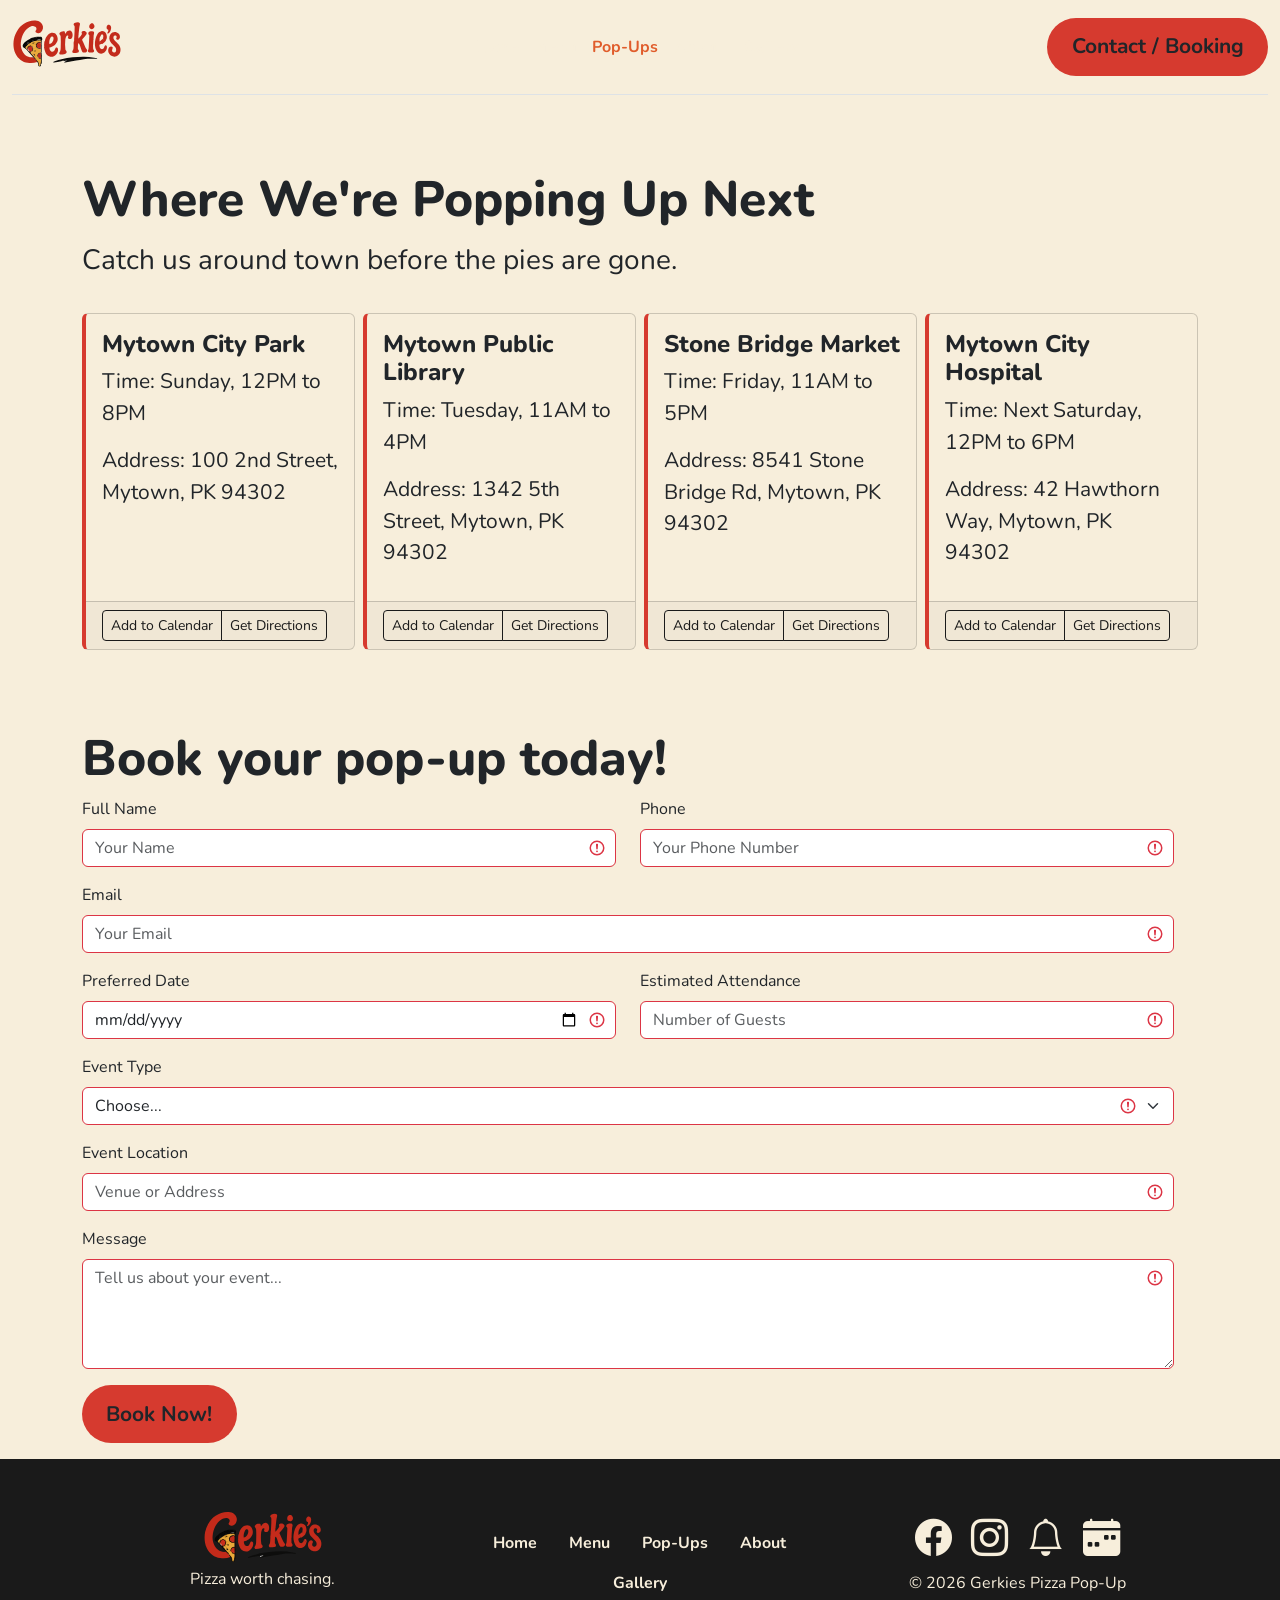
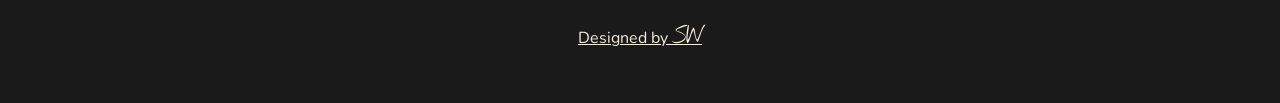
<file: booking.html>
<!doctype html>
<html>

<head>
  <meta charset="UTF-8">
  <meta name="viewport" content="width=device-width, initial-scale=1.0">
  <title>Gerkie's Pizza Pop-Up</title>
  <meta name="description"
    content="Gerkie’s brings handcrafted pies, good vibes, and a whole lot of flavor to the community. We pop up, fire up, and serve up unforgettable slices.">
  <meta name="keywords" content="Pizza, Parkersburg, Belpre, Ohio, OH, WV, West Virginia, Pop-Up, local, locally owned">
  <meta name="author" content="Samuel Wigal">

  <!-- Open Graph -->
  <meta property="og:title" content="Gerkie's Pizza Pop-Up">
  <meta property="og:description"
    content="Gerkie’s brings handcrafted pies, good vibes, and a whole lot of flavor to the community. We pop up, fire up, and serve up unforgettable slices.">
  <meta property="og:type" content="website">
  <meta property="og:image" content="https://gerkiespizza.samuelwigal.com/assets/gerkies-pizza-brand-title.jpeg">
  <meta property="og:site_name" content="Gerkie's Pizza Pop-UP">
  <!--Bootstrap Links-->
  <link href="https://cdn.jsdelivr.net/npm/bootstrap@5.3.8/dist/css/bootstrap.min.css" rel="stylesheet"
    integrity="sha384-sRIl4kxILFvY47J16cr9ZwB07vP4J8+LH7qKQnuqkuIAvNWLzeN8tE5YBujZqJLB" crossorigin="anonymous">
  <script src="https://cdn.jsdelivr.net/npm/bootstrap@5.3.8/dist/js/bootstrap.bundle.min.js"
    integrity="sha384-FKyoEForCGlyvwx9Hj09JcYn3nv7wiPVlz7YYwJrWVcXK/BmnVDxM+D2scQbITxI" crossorigin="anonymous">
    </script>
  <link rel="stylesheet" href="https://cdn.jsdelivr.net/npm/bootstrap-icons@1.13.1/font/bootstrap-icons.min.css">

  <!-- Google Fonts - Gerkie's Brand -->
  <link rel="preconnect" href="https://fonts.googleapis.com">
  <link rel="preconnect" href="https://fonts.gstatic.com" crossorigin>
  <link href="https://fonts.googleapis.com/css2?family=Nunito:ital,wght@0,200..1000;1,200..1000&display=swap"
    rel="stylesheet">
  <link href="https://fonts.googleapis.com/css2?family=Nothing+You+Could+Do&display=swap" rel="stylesheet">
  <!-- Load external CSS styles -->
  <link rel="stylesheet" href="styles.css">
</head>

<body>

 <header class="container-fluid pb-1">
    <div
      class="d-flex flex-wrap align-items-center justify-content-center justify-content-md-between py-3 mb-4 border-bottom">
      <div class="col-md-3 mb-2 mb-md-0">
        <a href="./index.html" class="d-inline-flex">
          <img src="./assets/gerkies-pizza-secondary.svg" alt="Gerkie's Pizza" height="55px" width="auto">
        </a>
      </div>
      <ul class="nav col-12 col-md-auto mb-2 justify-content-center mb-md-0">
        <li>
          <a href="./index.html" class="nav-link px-2 ">
            Home
          </a>
        </li>
        <li>
          <a href="./menu.html" class="nav-link px-2">
            Menu
          </a>
        </li>
        <li>
          <a href="./booking.html" class="nav-link px-2 gp-active">
            Pop-Ups
          </a>
        </li>
        <li>
          <a href="./index.html#about" class="nav-link px-2">
            About
          </a>
        </li>
        <li>
          <a href="./index.html#gallery" class="nav-link px2">
            Gallery
          </a>
        </li>
      </ul>
      <div class="col-md-3 text-end">
        <button type="button" class="btn-gp btn-gp-primary"><a
            href="mailto:bookmypopup@gerkiespizza.samuelwigal.com?subject=Pop-Up%20Booking&body=Thank%20you%20for%20choosing%20Gerkies%20Pizza%20for%20your%20event.%20%20Please%20fill%20out%20the%20form%20below%20and%20we%20will%20be%20in%20touch%20to%20plan%20the%20next%20pop-up.%0A%0AName%3A%0AEmail%3A%0APhone%3A%0AEvent%20Type%3A%0AEvent%20Date%3A%0AApproximate%20Headcount%3A%0AEvent%20Details%3A%20Tell%20us%20about%20you%20event...%0A%0A">Contact
            / Booking</a></button>
      </div>
    </div>

  </header>
  <!-- Events Section-->
  <section id="pop-ups" class="container-lg my-5">
    <h2>
      Where We're Popping Up Next
    </h2>
    <p>
      Catch us around town before the pies are gone.
    </p>
    <div class="row row-cols-1 row-cols-sm-2 row-cols-md-3 row-cols-xl-4 g-2 py-3">
      <div class="col">
        <div class="card h-100 gp-card">
          <div class="card-body">
            <h4 class="card-title">
              Mytown City Park
            </h4>
            <p>
              Time: Sunday, 12PM to 8PM
            <p>
              Address: 100 2nd Street, Mytown, PK 94302
            </p>
          </div>
          <div class="card-footer">
              <div class="btn-group btn-group-sm" role="group" aria-label="Small button group">
                <button type="button" class="btn btn-gp-tertiary">
                  Add to Calendar
                </button>
                <button type="button" class="btn btn-gp-tertiary">
                  Get Directions
              </button>
            </div>
          </div>
        </div>
      </div>
      <div class="col">
        <div class="card h-100 gp-card">
          <div class="card-body">
            <h4 class="card-title">
              Mytown Public Library
            </h4>
            <p>
              Time: Tuesday, 11AM to 4PM
            </p>
            <p>
              Address: 1342 5th Street, Mytown, PK 94302
            </p>
          </div>
          <div class="card-footer">
              <div class="btn-group btn-group-sm" role="group" aria-label="Small button group">
                <button type="button" class="btn btn-gp-tertiary">
                  Add to Calendar
                </button>
                <button type="button" class="btn btn-gp-tertiary">
                  Get Directions
              </button>
            </div>
          </div>  
        </div>
      </div>
      <div class="col">
        <div class="card h-100 gp-card">
          <div class="card-body">
            <h4 class="card-title">
              Stone Bridge Market
            </h4>
            <p>
              Time: Friday, 11AM to 5PM
            <p>
              Address: 8541 Stone Bridge Rd, Mytown, PK 94302
            </p>            
          </div>
          <div class="card-footer">
              <div class="btn-group btn-group-sm" role="group" aria-label="Small button group">
                <button type="button" class="btn btn-gp-tertiary">
                  Add to Calendar
                </button>
                <button type="button" class="btn btn-gp-tertiary">
                  Get Directions
              </button>
            </div>
          </div>
        </div>
      </div>
      <div class="col">
        <div class="card h-100 gp-card">
          <div class="card-body">
            <h4 class="card-title">
              Mytown City Hospital
            </h4>
            <p>
              Time: Next Saturday, 12PM to 6PM
            <p>
              Address: 42 Hawthorn Way, Mytown, PK 94302
            </p>
            
        </div>
        <div class="card-footer">
              <div class="btn-group btn-group-sm" role="group" aria-label="Small button group">
                <button type="button" class="btn btn-gp-tertiary">
                  Add to Calendar
                </button>
                <button type="button" class="btn btn-gp-tertiary">
                  Get Directions
              </button>
            </div>
          </div>
      </div>
    </div>
  </section>
  <section class="container-lg pt-3">
    <h2 id="booking-form">Book your pop-up today!</h2>
    <form class="row was-validated" action="https://formspree.io/f/mnjwbgep" method="POST" id="bookingForm"
      target="_blank">
      <div class="row mb-3">
        <div class="col-sm-6 mb-3 mb-sm-0">
          <label for="name" class="form-label">Full Name</label>
          <input type="text" class="form-control" id="name" name="name" placeholder="Your Name" required>
        </div>
        <div class="col-sm-6">
          <label for="phone" class="form-label">Phone</label>
          <input type="tel" class="form-control" id="phone" name="phone" placeholder="Your Phone Number" required>
        </div>
      </div>
      <div class="row mb-3">
        <div class="col-12">
          <label for="email" class="form-label">Email</label>
          <input type="email" class="form-control" id="email" name="email" placeholder="Your Email" required>
        </div>
      </div>
      <div class="row mb-3">
        <div class="col-sm-6 mb-3 mb-sm-0">
          <label for="date" class="form-label">Preferred Date</label>
          <input type="date" class="form-control" id="date" name="date" required>
        </div>
        <div class="col-sm-6">
          <label for="guests" class="form-label">Estimated Attendance</label>
          <input type="number" class="form-control" id="guests" name="guests" placeholder="Number of Guests" required>
        </div>
      </div>
      <div class="row mb-3">
        <div class="col-12">
          <label for="eventType" class="form-label">Event Type</label>
          <select id="eventType" class="form-select" name="eventType" required>
            <option selected disabled value="">Choose...</option>
            <option value="private">Private Event</option>
            <option value="corporate">Corporate Event</option>
            <option value="festival">Festival / Market</option>
            <option value="other">Other</option>
          </select>
        </div>
      </div>
      <div class="row mb-3">
        <div class="col-12">
          <label for="location" class="form-label">Event Location</label>
          <input type="text" class="form-control" id="location" name="location" placeholder="Venue or Address" required>
        </div>
      </div>
      <div class="mb-3 row ">
        <div class="col-12">
          <label for="message" class="form-label">Message</label>
          <textarea class="form-control" id="message" name="message" rows="4" placeholder="Tell us about your event..."
            required></textarea>
        </div>
      </div>
      <div class="mb-3 row">
        <div class="col-12">
          <button type="submit" class="btn-gp btn-gp-primary">Book Now!</button>
        </div>
      </div>
    </form>
  </section>


  <!--- <div class="mx-auto">
  <iframe src="https://docs.google.com/forms/d/e/1FAIpQLSe9BvAVf4L8CTlF0pvFds1juaIdQNCnW6qmfDgi5zwjrNHXBw/viewform?embedded=true" width="640" height="1600" frameborder="0" marginheight="0" marginwidth="0">Loading…</iframe></div>-->

  <footer class="nav-bg py-5">
    <div class="container-lg row g-2 mx-auto justify-content-center">
      <div class="col-12 col-md-6 col-lg-4 text-center">
        <img src="./assets/gerkies-pizza-secondary.svg" class="d-block mx-auto" alt="gerkies pizza" height="60px"
          width="auto">
        <p style="color: var(--gp-creamy-mozz)" class="text-center">
          Pizza worth chasing.
        </p>
      </div>
      <div class="col-12 col-md-6 col-lg-4 py-3 text-center">
        <nav class="nav justify-content-center">
          <a class="nav-link" href="./index.html">
            Home
          </a>
          <a class="nav-link" href="./menu.html">
            Menu
          </a>
          <a class="nav-link" href="./booking.html">
            Pop-Ups
          </a>
          <a class="nav-link" href="./index.html#about">
            About
          </a>
          <a class="nav-link" href="./index.html#gallery">
            Gallery
          </a>
        </nav>
      </div>
      <div class="col-12 col-md-12 col-lg-4 text-center">
        <div class="social-icons">
          <a href="https://facebooks.com">
            <i class="bi bi-facebook">
            </i>
          </a>
          <a href="https://instagram.com">
            <i class="bi bi-instagram">
            </i>
          </a>
          <a href="mailto:hello@gerkiespizza.samuelwigal.com">
            <i class="bi bi-bell">
            </i>
          </a>
          <a href="./booking.html#pop-ups">
            <i class="bi bi-calendar-week-fill">
            </i>
          </a>
        </div>
        <div style="color: var(--gp-creamy-mozz)" class="text-center">
          &copy; 2026 Gerkies Pizza Pop-Up
        </div>
      </div>
    </div>
    <div class="text-center">
      <a class="pt-1" style="color: var(--gp-creamy-mozz)" href="https://samuelwigal.com">
        Designed by
        <span
          style="font-family: 'Nothing You Could Do', cursive; font-weight: 400; font-style: normal; font-size: 150%">SW</span></a>
    </div>
  </footer>
  <!-- Load external JavaScript -->
  <script src="scripts.js">
  </script>
</body>

</html>
</file>
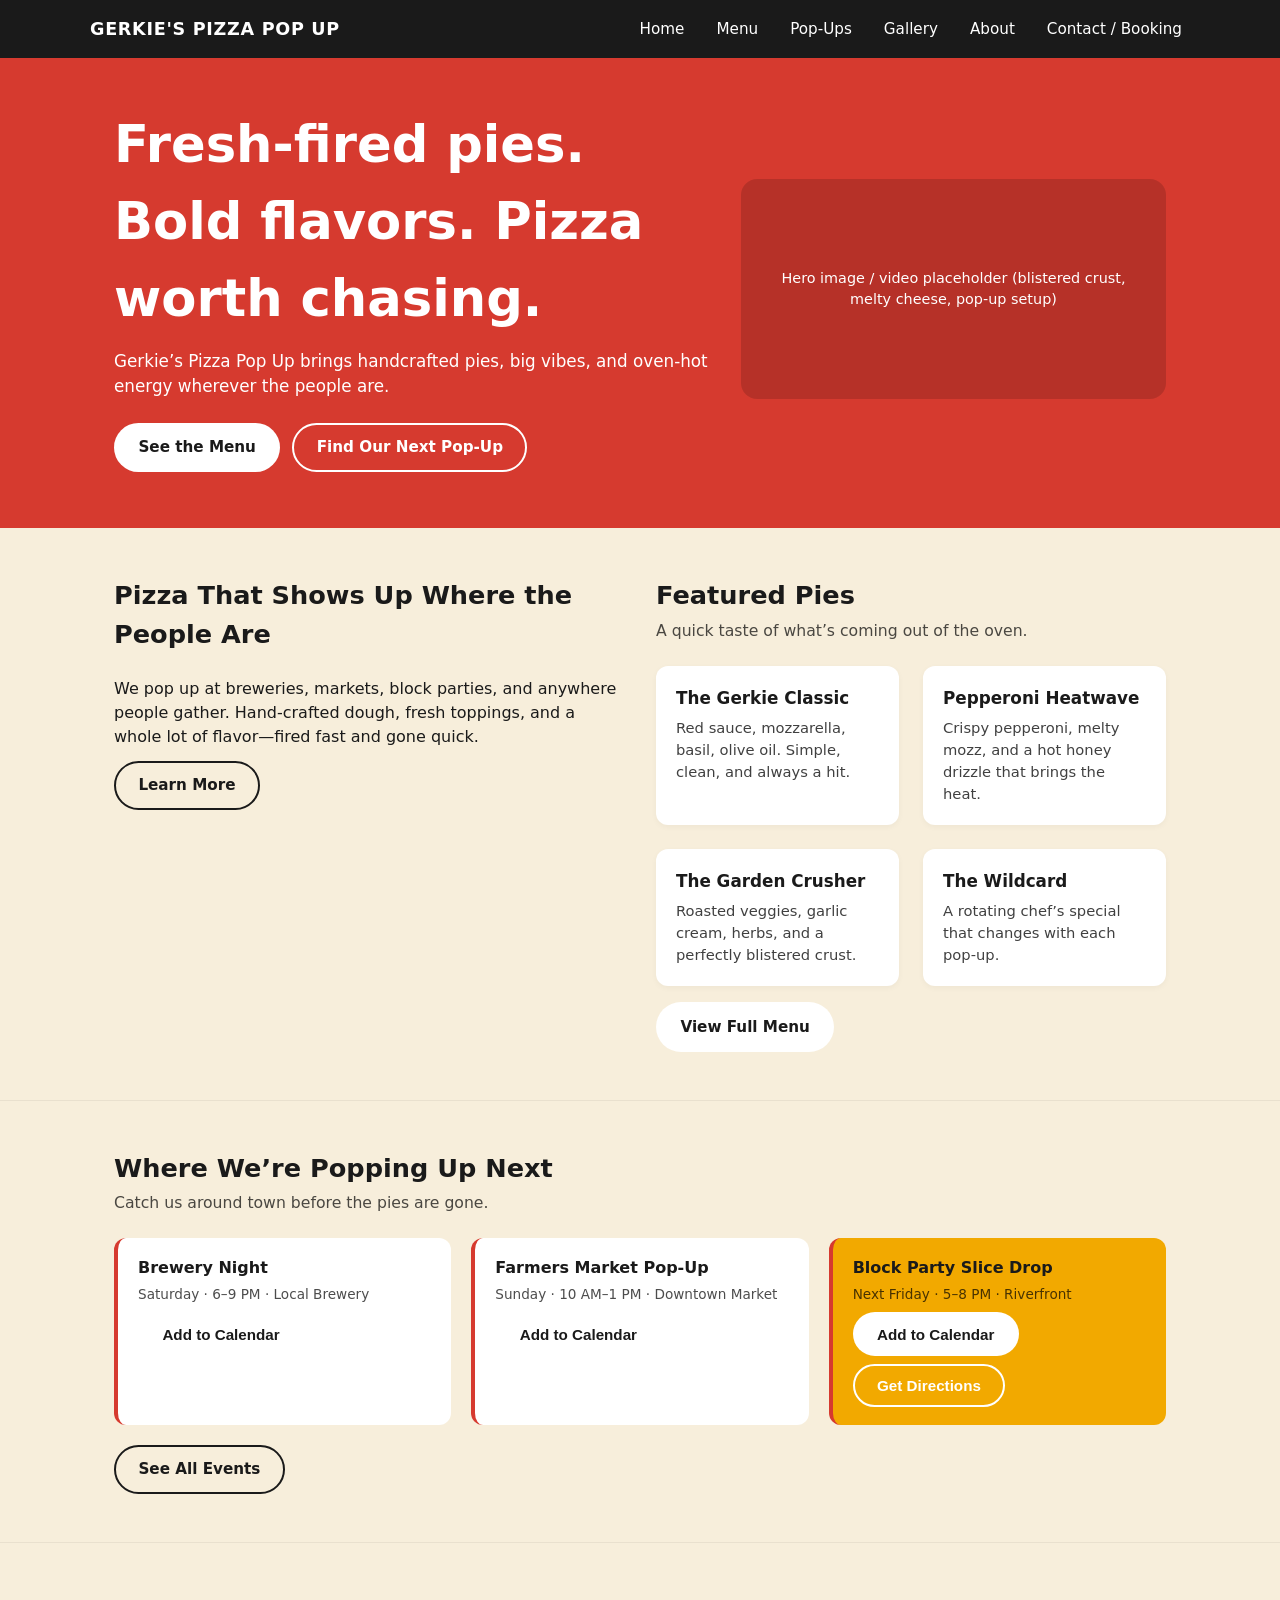
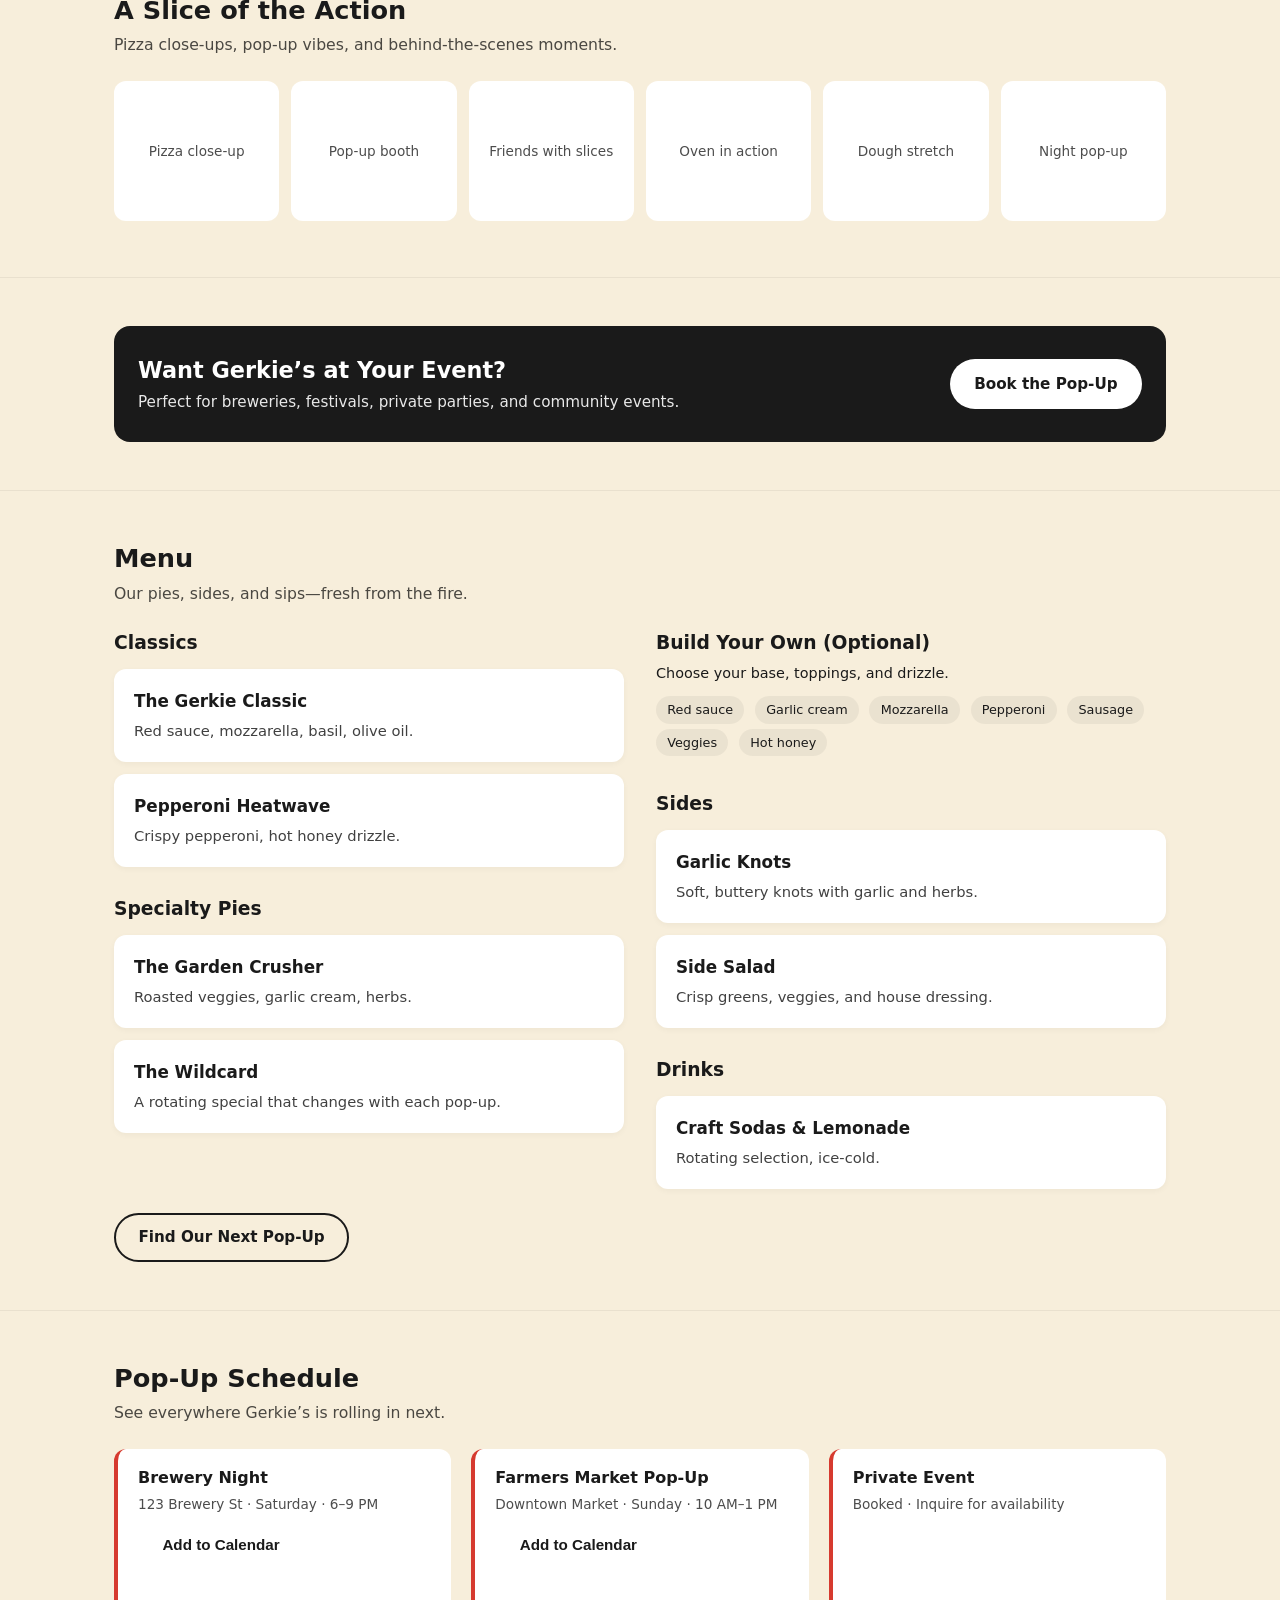
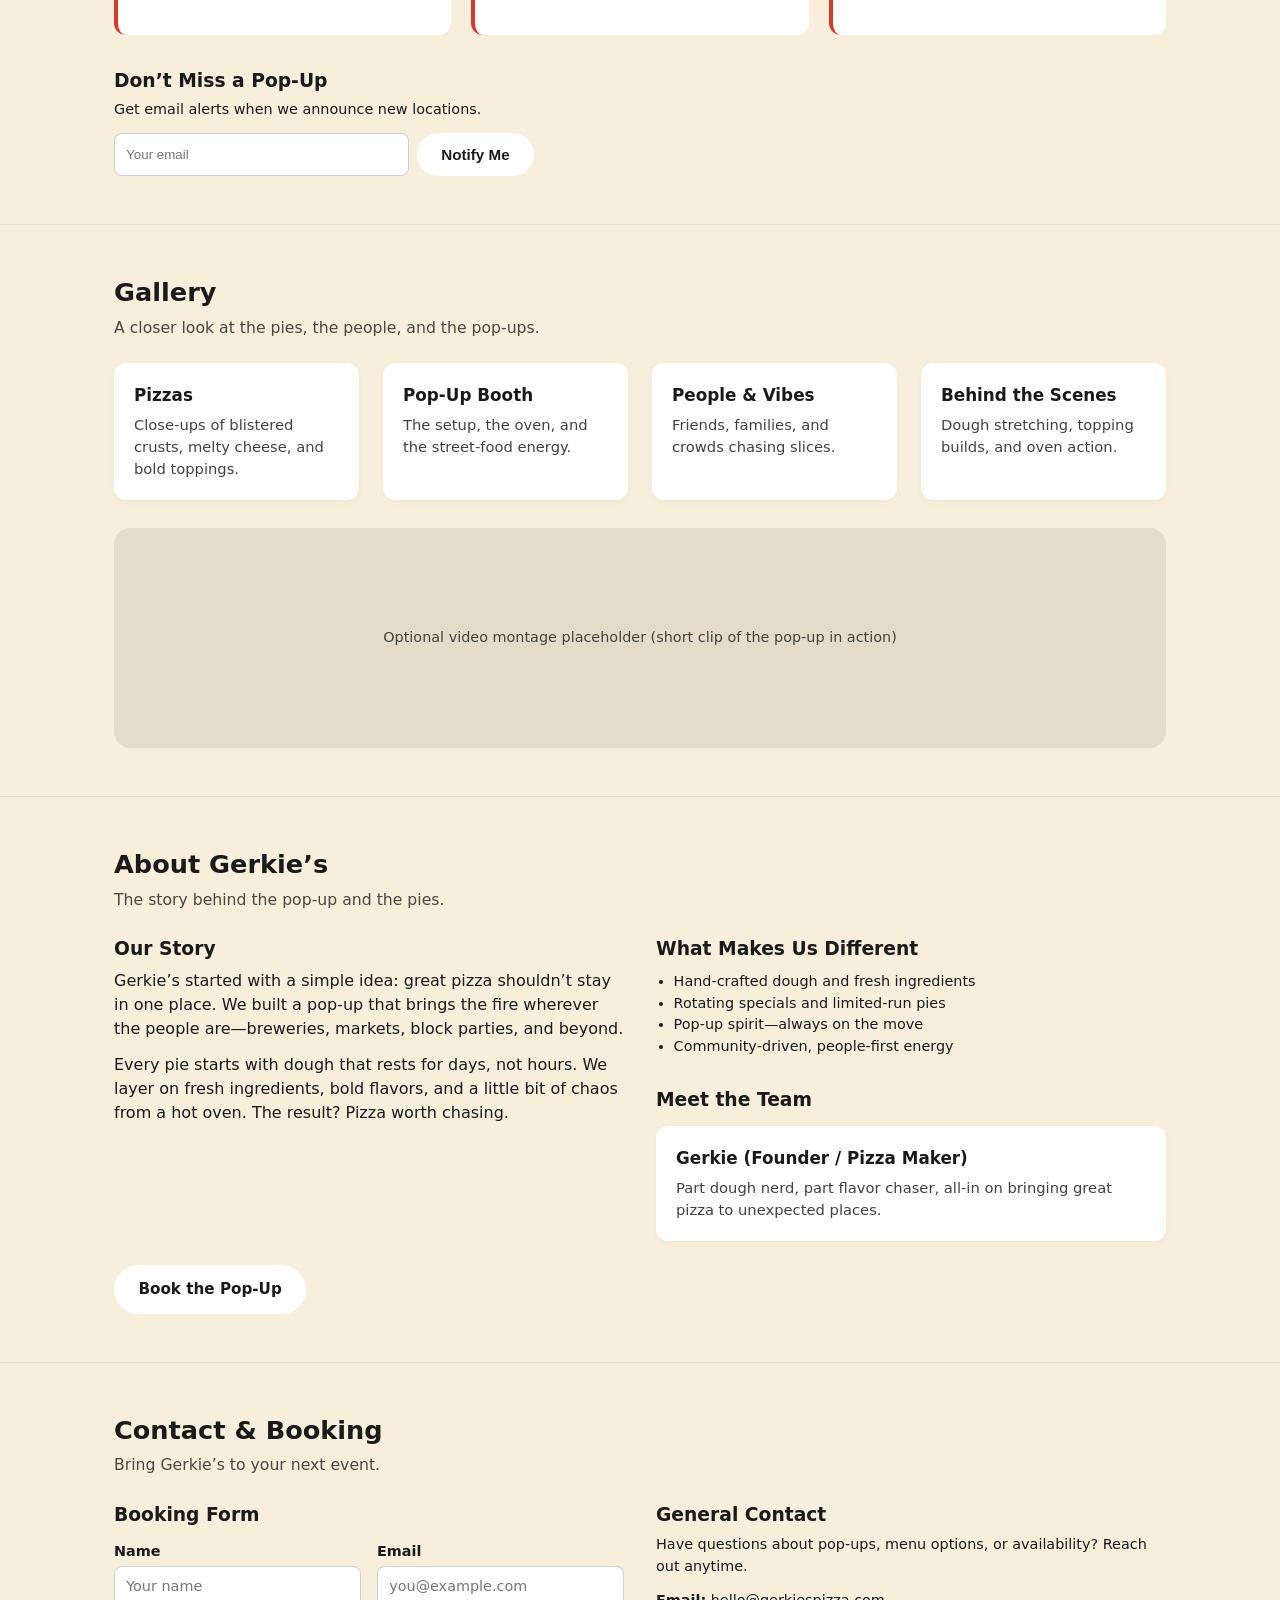
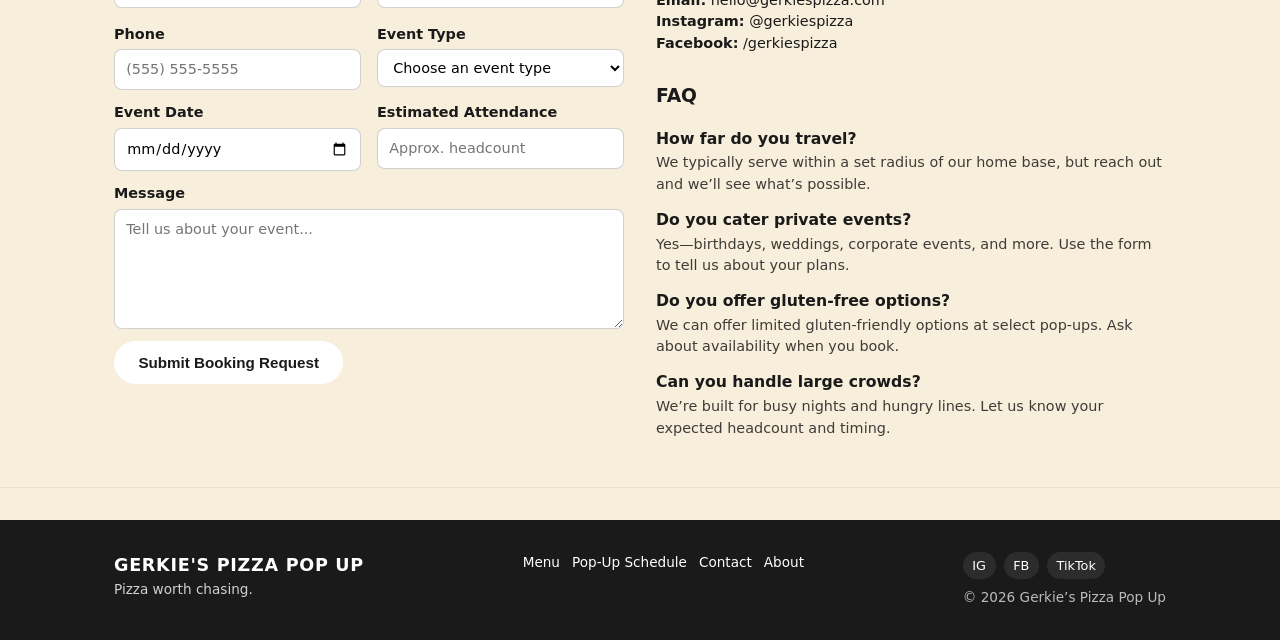
<file: home.html>
<!DOCTYPE html>
<html lang="en">
<head>
  <meta charset="UTF-8" />
  <title>Gerkie's Pizza Pop Up</title>
  <meta name="viewport" content="width=device-width, initial-scale=1" />
  <style>
    :root {
      --red: #d63a2f;
      --black: #1a1a1a;
      --cream: #f7eedb;
      --green: #3e7a4a;
      --gold: #f2a900;
      --font-head: system-ui, -apple-system, BlinkMacSystemFont, "Segoe UI", sans-serif;
      --font-body: system-ui, -apple-system, BlinkMacSystemFont, "Segoe UI", sans-serif;
    }

    * {
      box-sizing: border-box;
      margin: 0;
      padding: 0;
    }

    body {
      font-family: var(--font-body);
      background: var(--cream);
      color: var(--black);
      line-height: 1.5;
    }

    a {
      color: inherit;
      text-decoration: none;
    }

    img {
      max-width: 100%;
      display: block;
    }

    .wrapper {
      max-width: 1100px;
      margin: 0 auto;
      padding: 0 1.5rem;
    }

    header {
      background: var(--black);
      color: #fff;
    }

    .top-bar {
      display: flex;
      align-items: center;
      justify-content: space-between;
      padding: 1rem 0;
    }

    .logo {
      font-family: var(--font-head);
      font-weight: 800;
      letter-spacing: 0.04em;
      text-transform: uppercase;
      font-size: 1.1rem;
    }

    nav ul {
      list-style: none;
      display: flex;
      gap: 1rem;
      font-size: 0.95rem;
    }

    nav a {
      padding: 0.25rem 0.5rem;
      border-radius: 999px;
    }

    nav a:hover {
      background: rgba(255, 255, 255, 0.1);
    }

    .hero {
      background: var(--red);
      color: #fff;
      padding: 3rem 0 3.5rem;
    }

    .hero-inner {
      display: grid;
      grid-template-columns: minmax(0, 1.4fr) minmax(0, 1fr);
      gap: 2rem;
      align-items: center;
    }

    .hero h1 {
      font-family: var(--font-head);
      font-size: clamp(2.4rem, 4vw, 3.2rem);
      margin-bottom: 0.75rem;
    }

    .hero p {
      font-size: 1.05rem;
      margin-bottom: 1.5rem;
    }

    .hero-actions {
      display: flex;
      flex-wrap: wrap;
      gap: 0.75rem;
    }

    .btn {
      display: inline-flex;
      align-items: center;
      justify-content: center;
      padding: 0.7rem 1.4rem;
      border-radius: 999px;
      font-size: 0.95rem;
      font-weight: 600;
      border: 2px solid transparent;
      cursor: pointer;
      transition: transform 0.1s ease, box-shadow 0.1s ease, background 0.1s ease;
    }

    .btn-primary {
      background: #fff;
      color: var(--black);
    }

    .btn-secondary {
      background: transparent;
      color: #fff;
      border-color: #fff;
    }

    .btn-gp:hover {
      transform: translateY(-1px);
      box-shadow: 0 4px 10px rgba(0, 0, 0, 0.18);
    }

    .hero-media {
      background: rgba(0, 0, 0, 0.15);
      border-radius: 1rem;
      min-height: 220px;
      display: flex;
      align-items: center;
      justify-content: center;
      font-size: 0.9rem;
      text-align: center;
      padding: 1.5rem;
    }

    main section {
      padding: 3rem 0;
      border-bottom: 1px solid rgba(0, 0, 0, 0.06);
    }

    .section-header {
      margin-bottom: 1.5rem;
    }

    .section-header h2 {
      font-family: var(--font-head);
      font-size: 1.6rem;
      margin-bottom: 0.25rem;
    }

    .section-header p {
      color: rgba(0, 0, 0, 0.7);
      font-size: 0.98rem;
    }

    .two-col {
      display: grid;
      grid-template-columns: repeat(auto-fit, minmax(260px, 1fr));
      gap: 2rem;
      align-items: flex-start;
    }

    .card-grid {
      display: grid;
      grid-template-columns: repeat(auto-fit, minmax(220px, 1fr));
      gap: 1.5rem;
    }

    .card {
      background: #fff;
      border-radius: 0.75rem;
      padding: 1.25rem;
      box-shadow: 0 2px 6px rgba(0, 0, 0, 0.04);
    }

    .card h3 {
      font-size: 1.05rem;
      margin-bottom: 0.35rem;
    }

    .card p {
      font-size: 0.92rem;
      color: rgba(0, 0, 0, 0.75);
    }

    .pill {
      display: inline-block;
      padding: 0.25rem 0.7rem;
      border-radius: 999px;
      background: rgba(0, 0, 0, 0.05);
      font-size: 0.8rem;
      margin-right: 0.35rem;
      margin-bottom: 0.35rem;
    }

    .event-list {
      display: grid;
      grid-template-columns: repeat(auto-fit, minmax(260px, 1fr));
      gap: 1.25rem;
    }

    .event-card {
      background: #fff;
      border-radius: 0.75rem;
      padding: 1.1rem 1.25rem;
      border-left: 4px solid var(--red);
    }

    .event-card h3 {
      font-size: 1rem;
      margin-bottom: 0.25rem;
    }

    .event-meta {
      font-size: 0.85rem;
      color: rgba(0, 0, 0, 0.7);
      margin-bottom: 0.5rem;
    }

    .event-actions {
      display: flex;
      gap: 0.5rem;
      flex-wrap: wrap;
    }

    .gallery-strip {
      display: grid;
      grid-auto-flow: column;
      grid-auto-columns: minmax(160px, 1fr);
      gap: 0.75rem;
      overflow-x: auto;
      padding-bottom: 0.5rem;
    }

    .gallery-item {
      background: #fff;
      border-radius: 0.75rem;
      height: 140px;
      display: flex;
      align-items: center;
      justify-content: center;
      font-size: 0.85rem;
      color: rgba(0, 0, 0, 0.7);
    }

    .cta-band {
      background: var(--black);
      color: #fff;
      border-radius: 1rem;
      padding: 1.75rem 1.5rem;
      display: flex;
      flex-wrap: wrap;
      align-items: center;
      justify-content: space-between;
      gap: 1rem;
    }

    .cta-band h2 {
      font-size: 1.4rem;
      margin-bottom: 0.25rem;
    }

    .cta-band p {
      font-size: 0.95rem;
      opacity: 0.9;
    }

    .form-grid {
      display: grid;
      grid-template-columns: repeat(auto-fit, minmax(220px, 1fr));
      gap: 1rem;
    }

    .field {
      display: flex;
      flex-direction: column;
      gap: 0.25rem;
      font-size: 0.9rem;
    }

    .field label {
      font-weight: 600;
    }

    .field input,
    .field select,
    .field textarea {
      padding: 0.55rem 0.7rem;
      border-radius: 0.5rem;
      border: 1px solid rgba(0, 0, 0, 0.18);
      font: inherit;
      background: #fff;
    }

    .field textarea {
      min-height: 120px;
      resize: vertical;
    }

    .faq-list {
      display: grid;
      gap: 0.75rem;
      margin-top: 1rem;
    }

    .faq-item h3 {
      font-size: 0.98rem;
      margin-bottom: 0.15rem;
    }

    .faq-item p {
      font-size: 0.9rem;
      color: rgba(0, 0, 0, 0.75);
    }

    footer {
      background: var(--black);
      color: #fff;
      padding: 2rem 0;
      margin-top: 2rem;
      font-size: 0.85rem;
    }

    .footer-inner {
      display: flex;
      flex-wrap: wrap;
      gap: 1.5rem;
      justify-content: space-between;
      align-items: flex-start;
    }

    .footer-nav {
      display: flex;
      flex-wrap: wrap;
      gap: 0.75rem;
    }

    .footer-tagline {
      opacity: 0.8;
    }

    .social {
      display: flex;
      gap: 0.5rem;
    }

    .social a {
      padding: 0.25rem 0.6rem;
      border-radius: 999px;
      background: rgba(255, 255, 255, 0.08);
      font-size: 0.8rem;
    }

    @media (max-width: 720px) {
      .hero-inner {
        grid-template-columns: 1fr;
      }

      nav ul {
        font-size: 0.85rem;
      }
    }
  </style>
</head>
<body>
  <header>
    <div class="wrapper top-bar">
      <div class="logo">Gerkie's Pizza Pop Up</div>
      <nav>
        <ul>
          <li><a href="#home">Home</a></li>
          <li><a href="#menu">Menu</a></li>
          <li><a href="#popups">Pop-Ups</a></li>
          <li><a href="#gallery">Gallery</a></li>
          <li><a href="#about">About</a></li>
          <li><a href="#contact">Contact / Booking</a></li>
        </ul>
      </nav>
    </div>

    <section id="home" class="hero">
      <div class="wrapper hero-inner">
        <div>
          <h1>Fresh‑fired pies. Bold flavors. Pizza worth chasing.</h1>
          <p>Gerkie’s Pizza Pop Up brings handcrafted pies, big vibes, and oven‑hot energy wherever the people are.</p>
          <div class="hero-actions">
            <a href="#menu" class="btn btn-primary">See the Menu</a>
            <a href="#popups" class="btn btn-secondary">Find Our Next Pop‑Up</a>
          </div>
        </div>
        <div class="hero-media">
          Hero image / video placeholder (blistered crust, melty cheese, pop‑up setup)
        </div>
      </div>
    </section>
  </header>

  <main>
    <!-- HOME: About Preview + Featured Pizzas -->
    <section>
      <div class="wrapper two-col">
        <div>
          <div class="section-header">
            <h2>Pizza That Shows Up Where the People Are</h2>
          </div>
          <p>We pop up at breweries, markets, block parties, and anywhere people gather. Hand‑crafted dough, fresh toppings, and a whole lot of flavor—fired fast and gone quick.</p>
          <p style="margin-top:0.75rem;">
            <a href="#about" class="btn btn-secondary" style="border-color:var(--black);color:var(--black);">Learn More</a>
          </p>
        </div>
        <div>
          <div class="section-header">
            <h2>Featured Pies</h2>
            <p>A quick taste of what’s coming out of the oven.</p>
          </div>
          <div class="card-grid">
            <article class="card">
              <h3>The Gerkie Classic</h3>
              <p>Red sauce, mozzarella, basil, olive oil. Simple, clean, and always a hit.</p>
            </article>
            <article class="card">
              <h3>Pepperoni Heatwave</h3>
              <p>Crispy pepperoni, melty mozz, and a hot honey drizzle that brings the heat.</p>
            </article>
            <article class="card">
              <h3>The Garden Crusher</h3>
              <p>Roasted veggies, garlic cream, herbs, and a perfectly blistered crust.</p>
            </article>
            <article class="card">
              <h3>The Wildcard</h3>
              <p>A rotating chef’s special that changes with each pop‑up.</p>
            </article>
          </div>
          <p style="margin-top:1rem;">
            <a href="#menu" class="btn btn-primary">View Full Menu</a>
          </p>
        </div>
      </div>
    </section>

    <!-- HOME: Upcoming Pop-Ups -->
    <section id="popups">
      <div class="wrapper">
        <div class="section-header">
          <h2>Where We’re Popping Up Next</h2>
          <p>Catch us around town before the pies are gone.</p>
        </div>
        <div class="event-list">
          <article class="event-card">
            <h3>Brewery Night</h3>
            <div class="event-meta">Saturday · 6–9 PM · Local Brewery</div>
            <div class="event-actions">
              <button class="btn btn-primary" type="button">Add to Calendar</button>
              <button class="btn btn-secondary" type="button">Get Directions</button>
            </div>
          </article>
          <article class="event-card">
            <h3>Farmers Market Pop‑Up</h3>
            <div class="event-meta">Sunday · 10 AM–1 PM · Downtown Market</div>
            <div class="event-actions">
              <button class="btn btn-primary" type="button">Add to Calendar</button>
              <button class="btn btn-secondary" type="button">Get Directions</button>
            </div>
          </article>
          <article class="event-card" style="background-color: var(--gold)">
            <h3>Block Party Slice Drop</h3>
            <div class="event-meta">Next Friday · 5–8 PM · Riverfront</div>
            <div class="event-actions">
              <button class="btn btn-primary" type="button">Add to Calendar</button>
              <button class="btn btn-secondary" type="button">Get Directions</button>
            </div>
          </article>
        </div>
        <p style="margin-top:1.25rem;">
          <a href="#popups" class="btn btn-secondary" style="border-color:var(--black);color:var(--black);">See All Events</a>
        </p>
      </div>
    </section>

    <!-- HOME: Gallery Strip -->
    <section id="gallery">
      <div class="wrapper">
        <div class="section-header">
          <h2>A Slice of the Action</h2>
          <p>Pizza close‑ups, pop‑up vibes, and behind‑the‑scenes moments.</p>
        </div>
        <div class="gallery-strip">
          <div class="gallery-item">Pizza close‑up</div>
          <div class="gallery-item">Pop‑up booth</div>
          <div class="gallery-item">Friends with slices</div>
          <div class="gallery-item">Oven in action</div>
          <div class="gallery-item">Dough stretch</div>
          <div class="gallery-item">Night pop‑up</div>
        </div>
      </div>
    </section>

    <!-- HOME: Booking CTA -->
    <section>
      <div class="wrapper">
        <div class="cta-band">
          <div>
            <h2>Want Gerkie’s at Your Event?</h2>
            <p>Perfect for breweries, festivals, private parties, and community events.</p>
          </div>
          <div>
            <a href="#contact" class="btn btn-primary">Book the Pop‑Up</a>
          </div>
        </div>
      </div>
    </section>

    <!-- MENU PAGE -->
    <section id="menu">
      <div class="wrapper">
        <div class="section-header">
          <h2>Menu</h2>
          <p>Our pies, sides, and sips—fresh from the fire.</p>
        </div>

        <div class="two-col">
          <div>
            <h3>Classics</h3>
            <div class="card" style="margin-top:0.75rem;">
              <h3>The Gerkie Classic</h3>
              <p>Red sauce, mozzarella, basil, olive oil.</p>
            </div>
            <div class="card" style="margin-top:0.75rem;">
              <h3>Pepperoni Heatwave</h3>
              <p>Crispy pepperoni, hot honey drizzle.</p>
            </div>

            <h3 style="margin-top:1.75rem;">Specialty Pies</h3>
            <div class="card" style="margin-top:0.75rem;">
              <h3>The Garden Crusher</h3>
              <p>Roasted veggies, garlic cream, herbs.</p>
            </div>
            <div class="card" style="margin-top:0.75rem;">
              <h3>The Wildcard</h3>
              <p>A rotating special that changes with each pop‑up.</p>
            </div>
          </div>

          <div>
            <h3>Build Your Own (Optional)</h3>
            <p style="font-size:0.9rem;margin-top:0.35rem;">Choose your base, toppings, and drizzle.</p>
            <div style="margin-top:0.75rem;">
              <span class="pill">Red sauce</span>
              <span class="pill">Garlic cream</span>
              <span class="pill">Mozzarella</span>
              <span class="pill">Pepperoni</span>
              <span class="pill">Sausage</span>
              <span class="pill">Veggies</span>
              <span class="pill">Hot honey</span>
            </div>

            <h3 style="margin-top:1.75rem;">Sides</h3>
            <div class="card" style="margin-top:0.75rem;">
              <h3>Garlic Knots</h3>
              <p>Soft, buttery knots with garlic and herbs.</p>
            </div>
            <div class="card" style="margin-top:0.75rem;">
              <h3>Side Salad</h3>
              <p>Crisp greens, veggies, and house dressing.</p>
            </div>

            <h3 style="margin-top:1.75rem;">Drinks</h3>
            <div class="card" style="margin-top:0.75rem;">
              <h3>Craft Sodas &amp; Lemonade</h3>
              <p>Rotating selection, ice‑cold.</p>
            </div>
          </div>
        </div>

        <p style="margin-top:1.5rem;">
          <a href="#popups" class="btn btn-secondary" style="border-color:var(--black);color:var(--black);">Find Our Next Pop‑Up</a>
        </p>
      </div>
    </section>

    <!-- POP-UP SCHEDULE PAGE (extended) -->
    <section>
      <div class="wrapper">
        <div class="section-header">
          <h2>Pop‑Up Schedule</h2>
          <p>See everywhere Gerkie’s is rolling in next.</p>
        </div>

        <div class="event-list">
          <article class="event-card">
            <h3>Brewery Night</h3>
            <div class="event-meta">123 Brewery St · Saturday · 6–9 PM</div>
            <div class="event-actions">
              <button class="btn btn-primary" type="button">Add to Calendar</button>
              <button class="btn btn-secondary" type="button">Get Directions</button>
            </div>
          </article>
          <article class="event-card">
            <h3>Farmers Market Pop‑Up</h3>
            <div class="event-meta">Downtown Market · Sunday · 10 AM–1 PM</div>
            <div class="event-actions">
              <button class="btn btn-primary" type="button">Add to Calendar</button>
              <button class="btn btn-secondary" type="button">Get Directions</button>
            </div>
          </article>
          <article class="event-card">
            <h3>Private Event</h3>
            <div class="event-meta">Booked · Inquire for availability</div>
            <div class="event-actions">
              <button class="btn btn-secondary" type="button">Contact Us</button>
            </div>
          </article>
        </div>

        <div style="margin-top:2rem;max-width:420px;">
          <h3>Don’t Miss a Pop‑Up</h3>
          <p style="font-size:0.9rem;margin-top:0.25rem;">Get email alerts when we announce new locations.</p>
          <form style="margin-top:0.75rem;display:flex;gap:0.5rem;flex-wrap:wrap;">
            <input type="email" placeholder="Your email" style="flex:1;min-width:180px;padding:0.55rem 0.7rem;border-radius:0.5rem;border:1px solid rgba(0,0,0,0.18);" />
            <button class="btn btn-primary" type="submit">Notify Me</button>
          </form>
        </div>
      </div>
    </section>

    <!-- GALLERY PAGE (extended) -->
    <section>
      <div class="wrapper">
        <div class="section-header">
          <h2>Gallery</h2>
          <p>A closer look at the pies, the people, and the pop‑ups.</p>
        </div>

        <div class="card-grid">
          <div class="card">
            <h3>Pizzas</h3>
            <p>Close‑ups of blistered crusts, melty cheese, and bold toppings.</p>
          </div>
          <div class="card">
            <h3>Pop‑Up Booth</h3>
            <p>The setup, the oven, and the street‑food energy.</p>
          </div>
          <div class="card">
            <h3>People &amp; Vibes</h3>
            <p>Friends, families, and crowds chasing slices.</p>
          </div>
          <div class="card">
            <h3>Behind the Scenes</h3>
            <p>Dough stretching, topping builds, and oven action.</p>
          </div>
        </div>

        <div style="margin-top:1.75rem;">
          <div class="hero-media" style="background:rgba(0,0,0,0.08);color:rgba(0,0,0,0.7);">
            Optional video montage placeholder (short clip of the pop‑up in action)
          </div>
        </div>
      </div>
    </section>

    <!-- ABOUT PAGE -->
    <section id="about">
      <div class="wrapper">
        <div class="section-header">
          <h2>About Gerkie’s</h2>
          <p>The story behind the pop‑up and the pies.</p>
        </div>

        <div class="two-col">
          <div>
            <h3>Our Story</h3>
            <p style="margin-top:0.35rem;">
              Gerkie’s started with a simple idea: great pizza shouldn’t stay in one place. We built a pop‑up that brings the fire wherever the people are—breweries, markets, block parties, and beyond.
            </p>
            <p style="margin-top:0.75rem;">
              Every pie starts with dough that rests for days, not hours. We layer on fresh ingredients, bold flavors, and a little bit of chaos from a hot oven. The result? Pizza worth chasing.
            </p>
          </div>
          <div>
            <h3>What Makes Us Different</h3>
            <ul style="margin-top:0.5rem;font-size:0.9rem;padding-left:1.1rem;">
              <li>Hand‑crafted dough and fresh ingredients</li>
              <li>Rotating specials and limited‑run pies</li>
              <li>Pop‑up spirit—always on the move</li>
              <li>Community‑driven, people‑first energy</li>
            </ul>

            <h3 style="margin-top:1.75rem;">Meet the Team</h3>
            <div class="card" style="margin-top:0.75rem;">
              <h3>Gerkie (Founder / Pizza Maker)</h3>
              <p>Part dough nerd, part flavor chaser, all‑in on bringing great pizza to unexpected places.</p>
            </div>
          </div>
        </div>

        <p style="margin-top:1.5rem;">
          <a href="#contact" class="btn btn-primary">Book the Pop‑Up</a>
        </p>
      </div>
    </section>

    <!-- CONTACT / BOOKING PAGE -->
    <section id="contact">
      <div class="wrapper">
        <div class="section-header">
          <h2>Contact &amp; Booking</h2>
          <p>Bring Gerkie’s to your next event.</p>
        </div>

        <div class="two-col">
          <div>
            <h3>Booking Form</h3>
            <form style="margin-top:0.75rem;display:flex;flex-direction:column;gap:0.75rem;">
              <div class="form-grid">
                <div class="field">
                  <label for="name">Name</label>
                  <input id="name" type="text" placeholder="Your name" />
                </div>
                <div class="field">
                  <label for="email">Email</label>
                  <input id="email" type="email" placeholder="you@example.com" />
                </div>
                <div class="field">
                  <label for="phone">Phone</label>
                  <input id="phone" type="tel" placeholder="(555) 555‑5555" />
                </div>
                <div class="field">
                  <label for="event-type">Event Type</label>
                  <select id="event-type">
                    <option>Choose an event type</option>
                    <option>Brewery / Taproom</option>
                    <option>Private Party</option>
                    <option>Festival / Market</option>
                    <option>Corporate Event</option>
                  </select>
                </div>
              </div>
              <div class="form-grid">
                <div class="field">
                  <label for="event-date">Event Date</label>
                  <input id="event-date" type="date" />
                </div>
                <div class="field">
                  <label for="attendance">Estimated Attendance</label>
                  <input id="attendance" type="number" placeholder="Approx. headcount" />
                </div>
              </div>
              <div class="field">
                <label for="message">Message</label>
                <textarea id="message" placeholder="Tell us about your event..."></textarea>
              </div>
              <div>
                <button class="btn btn-primary" type="submit">Submit Booking Request</button>
              </div>
            </form>
          </div>

          <div>
            <h3>General Contact</h3>
            <p style="font-size:0.9rem;margin-top:0.35rem;">
              Have questions about pop‑ups, menu options, or availability? Reach out anytime.
            </p>
            <p style="font-size:0.9rem;margin-top:0.75rem;">
              <strong>Email:</strong> hello@gerkiespizza.com<br />
              <strong>Instagram:</strong> @gerkiespizza<br />
              <strong>Facebook:</strong> /gerkiespizza
            </p>

            <h3 style="margin-top:1.75rem;">FAQ</h3>
            <div class="faq-list">
              <div class="faq-item">
                <h3>How far do you travel?</h3>
                <p>We typically serve within a set radius of our home base, but reach out and we’ll see what’s possible.</p>
              </div>
              <div class="faq-item">
                <h3>Do you cater private events?</h3>
                <p>Yes—birthdays, weddings, corporate events, and more. Use the form to tell us about your plans.</p>
              </div>
              <div class="faq-item">
                <h3>Do you offer gluten‑free options?</h3>
                <p>We can offer limited gluten‑friendly options at select pop‑ups. Ask about availability when you book.</p>
              </div>
              <div class="faq-item">
                <h3>Can you handle large crowds?</h3>
                <p>We’re built for busy nights and hungry lines. Let us know your expected headcount and timing.</p>
              </div>
            </div>
          </div>
        </div>
      </div>
    </section>
  </main>

  <footer>
    <div class="wrapper footer-inner">
      <div>
        <div class="logo">Gerkie's Pizza Pop Up</div>
        <p class="footer-tagline">Pizza worth chasing.</p>
      </div>
      <div class="footer-nav">
        <a href="#menu">Menu</a>
        <a href="#popups">Pop‑Up Schedule</a>
        <a href="#contact">Contact</a>
        <a href="#about">About</a>
      </div>
      <div>
        <div class="social">
          <a href="#">IG</a>
          <a href="#">FB</a>
          <a href="#">TikTok</a>
        </div>
        <p style="margin-top:0.5rem;opacity:0.7;">&copy; <span id="year"></span> Gerkie’s Pizza Pop Up</p>
      </div>
    </div>
  </footer>

  <script>
    document.getElementById("year").textContent = new Date().getFullYear();
  </script>
</body>
</html>
</file>
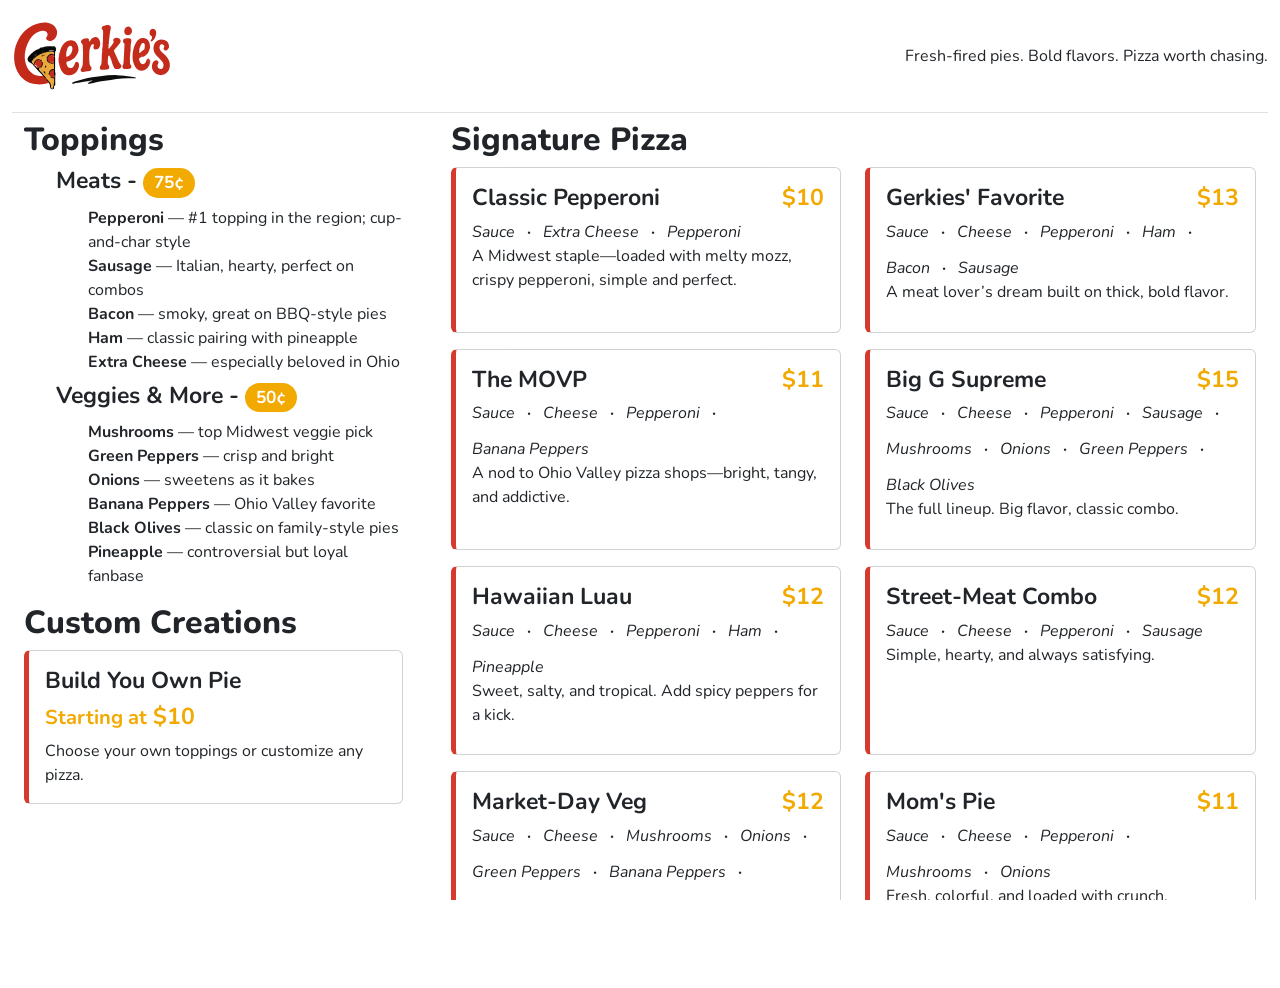
<file: menu-board.html>
<!DOCTYPE html>
<html lang="en" bs-data-theme="dark">
    <script>
      (function () {
        const theme = localStorage.getItem("theme");
        if (theme) {
          document.documentElement.setAttribute("data-bs-theme", theme);
        } else if (window.matchMedia("(prefers-color-scheme: dark)").matches) {
          document.documentElement.setAttribute("data-bs-theme", "dark");
          document.addEventListener("DOMContentLoaded", () => {
            // Your code runs here after HTML is parsed
            themeIcon.classList.replace('bi-moon-stars-fill', 'bi-sun-fill');
            });

        } else {
          document.documentElement.setAttribute("data-bs-theme", "light");themeIcon.classList.replace('bi-sun-fill', 'bi-moon-stars-fill');
        }
      })();
    </script>

<head>
    <meta charset="UTF-8">
    <meta name="viewport" content="width=device-width, initial-scale=1.0">
    <title>Gerkies Pizza Digital Menu Board</title>
    <!--Bootstrap Links-->
    <link href="https://cdn.jsdelivr.net/npm/bootstrap@5.3.8/dist/css/bootstrap.min.css" rel="stylesheet"
        integrity="sha384-sRIl4kxILFvY47J16cr9ZwB07vP4J8+LH7qKQnuqkuIAvNWLzeN8tE5YBujZqJLB" crossorigin="anonymous">
    <script src="https://cdn.jsdelivr.net/npm/bootstrap@5.3.8/dist/js/bootstrap.bundle.min.js"
        integrity="sha384-FKyoEForCGlyvwx9Hj09JcYn3nv7wiPVlz7YYwJrWVcXK/BmnVDxM+D2scQbITxI" crossorigin="anonymous">
        </script>
    <link rel="stylesheet" href="https://cdn.jsdelivr.net/npm/bootstrap-icons@1.13.1/font/bootstrap-icons.min.css">

    <!-- Google Fonts - Gerkie's Brand -->
    <link rel="preconnect" href="https://fonts.googleapis.com">
    <link rel="preconnect" href="https://fonts.gstatic.com" crossorigin>
    <link href="https://fonts.googleapis.com/css2?family=Nunito:ital,wght@0,200..1000;1,200..1000&display=swap"
        rel="stylesheet">
    <link href="https://fonts.googleapis.com/css2?family=Nothing+You+Could+Do&display=swap" rel="stylesheet">

    <style>
        body, html { margin: 0; padding: 0; width: 100%; height: 100%; overflow: hidden; }

        :root {
            /* Primary Colors */
            --gp-fire-red: #d63a2f;
            /* Fire Red - Warm, energetic, evokes the oven heat.*/
            --gp-charred-black: #1a1a1a;
            /* Charred Black - Warm, energetic, evokes the oven heat.*/
            --gp-creamy-mozz: #f7eedb;
            /* Creamy Mozz - Warm, energetic, evokes the oven heat.*/

            /* Secondary Colors */
            --gp-basil-green: #3E7A4A;
            /* Basil Green - Fresh, natural accent. */
            --gp-hothoney-gold: #f2a900;
            /* Hot Honey Gold - A pop of sweetness and heat. */
            --gp-brickoven-orange: #e05c2b;
            /* Brick Oven Orange - Adds warmth and vibrancy. */

            /* Font Sizing */
            --fs--2: clamp(.7387rem, .7987rem + -.0775vw, .7813rem);
            --fs--1: clamp(.9375rem, .9182rem + .0857vw, .9846rem);
            --fs-0: clamp(1.125rem, 1.0483rem + .3409vw, 1.3125rem);
            --fs-1: clamp(1.35rem, 1.1865rem + .7265vw, 1.7496rem);
            --fs-2: clamp(1.62rem, 1.3287rem + 1.2948vw, 2.3322rem);
            --fs-3: clamp(1.944rem, 1.4675rem + 2.1178vw, 3.1088rem);
            --fs-4: clamp(2.3328rem, 1.5919rem + 3.2931vw, 4.144rem);
            --fs-5: clamp(2.7994rem, 1.6848rem + 4.9538vw, 5.524rem);
        }

        body {
            font-family: 'Nunito', sans-serif;
            background-color: var(--bs-body-bg);
            color: var(--bs-body-color);
        }

        h1 {
            font-family: 'Nunito', sans-serif;
            font-weight: 800;
            font-size: 2.5vw;
        }
        h2, h3, h4 {
            font-family: 'Nunito', sans-serif;
            font-weight: 700;
            font-size: 1.8vw;
        }

        p {
            font-family: 'Nunito', sans-serif;
            font-weight: 400;
            font-size: 1.25vw;
            margin: 0px;
        }

        li:not(.inline-bullets li) {
            font-family: 'Nunito', sans-serif;
            font-weight: 400;
            font-size: 1.25vw;
        }
        .inline-bullets {
    list-style: none;
    padding: 0;
    margin: 0;
    display: flex;
    flex-wrap: wrap;
    gap: 0.75rem;
    align-items: center;
}
        .inline-bullets li {
    display: flex;
    align-items: center;
    font-style: oblique;
}

.inline-bullets li:not(:last-child)::after {
    content: "·";
    margin-left: 0.75rem;
    font-weight: bold;
}
h4+h4 {
  color: var(--gp-hothoney-gold);
}
.toppings{
  list-style:none;
}

.hothoney-gold {
  background-color: var(--gp-hothoney-gold);
    color: var(--bs-body-bg);
}

.card {
    border-left: 5px solid var(--gp-fire-red);
}
    </style>
</head>

<body class="container-fluid d-flex flex-column" >
    <header class="d-flex  justify-content-between align-items-center py-3 border-bottom" style="border-color: var(--gp-fire-red);">
        <img src="assets/gerkies-pizza-secondary.svg" alt="Gerkie's Pizza Logo" style="height: 80px;">
        <p class="text-end">Fresh‑fired pies. Bold flavors. Pizza worth chasing.</p>
    </header>

  <section class="container-fluid" id="signature-pies">
    
    <div class="row gx-5 pt-2">

        <div class="col-4">
          <div>
            <h1>Toppings</h1>
                       
            <ul class="toppings">
              <li class="">
                <h4>Meats &dash; <span class="badge rounded-pill hothoney-gold">75&cent;</span></h4>
              </li>
              <ul class="toppings">
                <li><b>Pepperoni</b> — #1 topping in the region; cup-and-char style</li>
                <li><b>Sausage</b> — Italian, hearty, perfect on combos</li>
                <li><b>Bacon</b> — smoky, great on BBQ-style pies</li>
                <li><b>Ham</b> — classic pairing with pineapple</li>
                <li><b>Extra Cheese</b> — especially beloved in Ohio</li>
              </ul>

              <li class="pt-2"><h4>Veggies &amp; More &dash; <span class="hothoney-gold badge rounded-pill">50&cent;</span></h4></li>
              <ul class="toppings"> 
                <li><b>Mushrooms</b> — top Midwest veggie pick</li>
                <li><b>Green Peppers</b> — crisp and bright</li>
                <li><b>Onions</b> — sweetens as it bakes</li>
                <li><b>Banana Peppers</b> — Ohio Valley favorite</li>
                <li><b>Black Olives</b> — classic on family-style pies</li>
                <li><b>Pineapple</b> — controversial but loyal fanbase</li>
              </ul>
            </ul>

            <h1>Custom Creations</h1>
            <div class="pb-3">
                <div class="card card-body gp-card-border gp-menu-card-dark">
                    <div>
                    <h4>
                        Build You Own Pie
                    </h4>
                    <h4 ><small>Starting at</small> $10</h4>
                  </div>        
                    <p>
                        Choose your own toppings or customize any pizza.
                    </p>
                </div>
            </div>
          </div>
        </div>

        <div class="col-8">
              <h1>
                Signature Pizza
            </h1>
            <div class="row row-cols-2 h-100 gx-4">
                <div class="pb-3 col">
                <div class="card card-body gp-card-border gp-menu-card-dark h-100">
                  <div class="row">
                    <h4 class="card-title col">
                        Classic Pepperoni
                    </h4>
                    <h4 class="col-auto">$10</h4>
                  </div>
                    <ul class="inline-bullets">
                        <li>Sauce</li>
                        <li>Extra Cheese</li>
                        <li>Pepperoni</li>
                    </ul>                
                    <p style="padding: 0px">
                        A Midwest staple—loaded with melty mozz, crispy pepperoni, simple and perfect.
                    </p>
                </div>
            </div>
            <div class="pb-3 col">
            <div class="card card-body gp-card-border gp-menu-card-dark h-100">
                <div class="row">
                    <h4 class="card-title col gp-favorite">
                        Gerkies' Favorite
                    </h4>
                    <h4 class="col-auto">$13</h4>
                  </div>
                <ul class="inline-bullets">
                    <li>Sauce</li>
                    <li>Cheese</li>
                    <li>Pepperoni</li>
                    <li>Ham</li>
                    <li>Bacon</li>
                    <li>Sausage</li>
                </ul>
                <p>
                    A meat lover’s dream built on thick, bold flavor.
                </p>
            </div></div>
            <div class="pb-3 col">
                <div class="card card-body gp-card-border gp-menu-card-dark h-100">
                    <div class="row">
                    <h4 class="card-title col">
                      The MOVP
                    </h4>
                    <h4 class="col-auto">$11</h4>
                  </div>
                    <ul class="inline-bullets">
                        <li>Sauce</li>
                        <li>Cheese</li>
                        <li>Pepperoni</li>
                        <li>Banana Peppers</li>
                    </ul>
                    <p>
                        A nod to Ohio Valley pizza shops—bright, tangy, and addictive.
                    </p>
                </div>
            </div>
            <div class="pb-3 col">
                <div class="card card-body gp-card-border gp-menu-card-dark h-100">
                    <div class="row">
                    <h4 class="card-title col">
                        Big G Supreme
                    </h4>
                    <h4 class="col-auto">$15</h4>
                  </div>
                    <ul class="inline-bullets">
                        <li>Sauce</li>
                        <li>Cheese</li>
                        <li>Pepperoni</li>
                        <li>Sausage</li>
                        <li>Mushrooms</li>
                        <li>Onions</li>
                        <li>Green Peppers</li>
                        <li>Black Olives</li>
                    </ul>                
                    <p>
                        The full lineup. Big flavor, classic combo.
                    </p>
                </div>
            </div>
            <div class="pb-3 col">
                <div class="card card-body gp-card-border gp-menu-card-dark h-100">
                    <div class="row">
                    <h4 class="card-title col">
                        Hawaiian Luau
                    </h4>
                    <h4 class="col-auto">$12</h4>
                  </div>
                    <ul class="inline-bullets">
                        <li>Sauce</li>
                        <li>Cheese</li>
                        <li>Pepperoni</li>
                        <li>Ham</li>
                        <li>Pineapple</li>
                    </ul>                
                    <p>
                        Sweet, salty, and tropical. Add spicy peppers for a kick.
                    </p>
                </div>
            </div>
            <div class="pb-3 col">
                <div class="card card-body gp-card-border gp-menu-card-dark h-100">
                    <div class="row">
                    <h4 class="card-title col gp-favorite">
                        Street-Meat Combo
                    </h4>
                    <h4 class="col-auto">$12</h4>
                  </div>
                    <ul class="inline-bullets">
                        <li>Sauce</li>
                        <li>Cheese</li>
                        <li>Pepperoni</li>
                        <li>Sausage</li>
                    </ul>                
                    <p>
                        Simple, hearty, and always satisfying.
                    </p>
                </div>
            </div>
            <div class="pb-3 col">
                <div class="card card-body gp-card-border gp-menu-card-dark h-100">
                    <div class="row">
                    <h4 class="card-title col">
                        Market-Day Veg
                    </h4>
                    <h4 class="col-auto">$12</h4>
                  </div>
                    <ul class="inline-bullets">
                        <li>Sauce</li>
                        <li>Cheese</li>
                        <li>Mushrooms</li>
                        <li>Onions</li>
                        <li>Green Peppers</li>
                        <li>Banana Peppers</li>
                        <li>Black Olives</li>
                    </ul>                
                    <p>
                        Fresh, colorful, and loaded with crunch.
                    </p>
                </div>
            </div>
            <div class="pb-3 col">
                <div class="card card-body gp-card-border gp-menu-card-dark h-100">
                    <div class="row">
                    <h4 class="card-title col">
                        Mom's Pie
                    </h4>
                    <h4 class="col-auto">$11</h4>
                  </div>
                    <ul class="inline-bullets">
                        <li>Sauce</li>
                        <li>Cheese</li>
                        <li>Pepperoni</li>
                        <li>Mushrooms</li>
                        <li>Onions</li>
                    </ul>                
                    <p>
                        Fresh, colorful, and loaded with crunch.
                    </p>
                </div>
            </div>
            </div>        

        </div>

        

    </section>
</body>

</html>
</file>
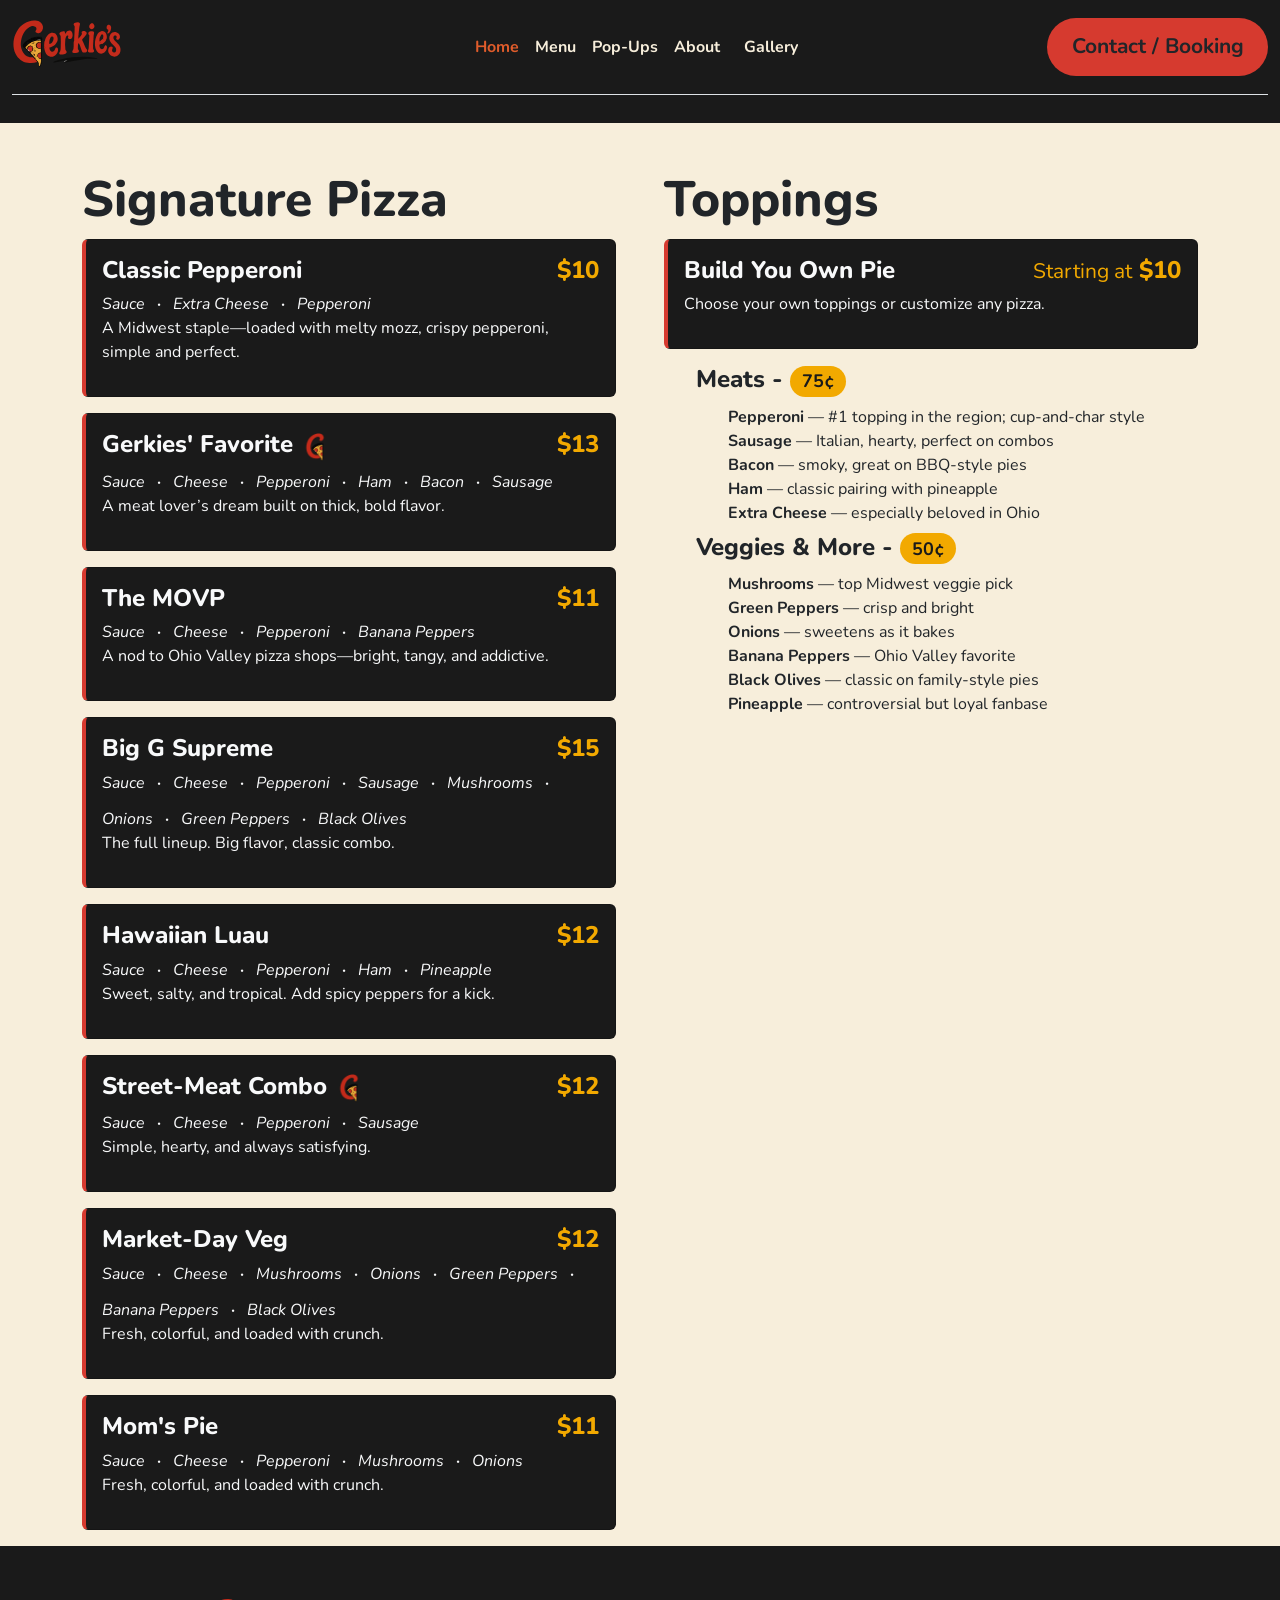
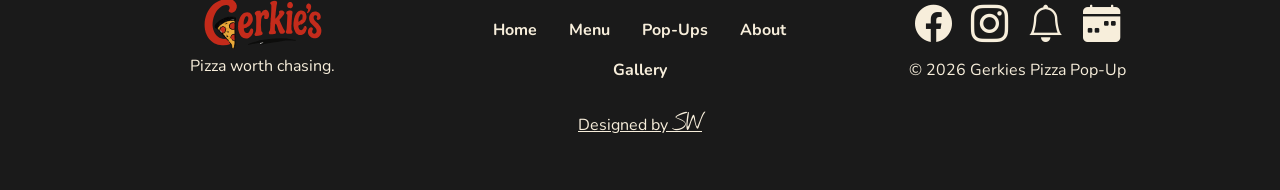
<file: menu.html>
<!doctype html>
<html>

<head>
  <meta charset="UTF-8">
  <meta name="viewport" content="width=device-width, initial-scale=1.0">
  <title>Gerkies - Menu</title>
  <meta name="description"
    content="Gerkies brings handcrafted pies, good vibes, and a whole lot of flavor to the community. We pop up, fire up, and serve up unforgettable slices.">
  <meta name="keywords" content="Pizza, Parkersburg, Belpre, Ohio, OH, WV, West Virginia, Pop-Up, local, locally owned">
  <meta name="author" content="Samuel Wigal">

  <!-- Open Graph -->
  <meta property="og:title" content="Gerkies - Menu">
  <meta property="og:description"
    content="Gerkies brings handcrafted pies, good vibes, and a whole lot of flavor to the community. We pop up, fire up, and serve up unforgettable slices.">
  <meta property="og:type" content="website">
  <meta property="og:image" content="https://gerkiespizza.samuelwigal.com/assets/link-preview-image-1200x630.jpeg">
  <meta property="og:site_name" content="Gerkies Pizza Pop-UP">

  <!--Favicon & PWA Setup-->
  <link rel="icon" type="image/png" href="/favicon/favicon-96x96.png?v=20260507" sizes="96x96" />
  <link rel="icon" type="image/svg+xml" href="/favicon/favicon.svg?v=20260507" />
  <link rel="shortcut icon" href="/favicon/favicon.ico?v=20260507" />
  <link rel="apple-touch-icon" sizes="180x180" href="/favicon/apple-touch-icon.png?v=20260507" />
  <meta name="apple-mobile-web-app-title" content="Gerkies" />
  <link rel="manifest" href="/favicon/site.webmanifest?v=20260507" />

  <!--Bootstrap Links-->
  <link href="https://cdn.jsdelivr.net/npm/bootstrap@5.3.8/dist/css/bootstrap.min.css" rel="stylesheet"
    integrity="sha384-sRIl4kxILFvY47J16cr9ZwB07vP4J8+LH7qKQnuqkuIAvNWLzeN8tE5YBujZqJLB" crossorigin="anonymous">
  <script src="https://cdn.jsdelivr.net/npm/bootstrap@5.3.8/dist/js/bootstrap.bundle.min.js"
    integrity="sha384-FKyoEForCGlyvwx9Hj09JcYn3nv7wiPVlz7YYwJrWVcXK/BmnVDxM+D2scQbITxI" crossorigin="anonymous">
    </script>
  <link rel="stylesheet" href="https://cdn.jsdelivr.net/npm/bootstrap-icons@1.13.1/font/bootstrap-icons.min.css">

  <!-- Google Fonts - Gerkie's Brand -->
  <link rel="preconnect" href="https://fonts.googleapis.com">
  <link rel="preconnect" href="https://fonts.gstatic.com" crossorigin>
  <link href="https://fonts.googleapis.com/css2?family=Nunito:ital,wght@0,200..1000;1,200..1000&display=swap"
    rel="stylesheet">
  <link href="https://fonts.googleapis.com/css2?family=Nothing+You+Could+Do&display=swap" rel="stylesheet">
  <!-- Load external CSS styles -->
  <link rel="stylesheet" href="styles.css">
  <style>
    .inline-bullets {
      list-style: none;
      padding: 0;
      margin: 0;
      display: flex;
      flex-wrap: wrap;
      gap: 0.75rem;
      align-items: center;
    }

    .inline-bullets li {
      display: flex;
      align-items: center;
      font-style: oblique;
    }

    .inline-bullets li:not(:last-child)::after {
      content: "·";
      margin-left: 0.75rem;
      font-weight: bold;
    }

    .toppings {
      list-style: none;
    }


    h4+h4 {
      color: var(--gp-hothoney-gold);
    }

    .gp-menu-card-dark {
      background-color: var(--gp-charred-black);
      color: var(--bs-light);
    }

    .gp-favorite::after {
      content: "";
      display: inline-block;
      width: 30px;
      height: 30px;
      background-image: url('./favicon/favicon-32x32.png');
      background-size: contain;
      background-repeat: no-repeat;
      vertical-align: middle;
      /* Aligns image with text */
    }
  </style>
</head>

<body>

  <nav class="container-fluid pb-1 nav-bg" role="navigation">
    <div class="d-flex flex-wrap align-items-center justify-content-center justify-content-md-between py-3 mb-4 border-bottom">
      <div class="col-md-3 mb-2 mb-md-0">
        <a href="./index.html" class="d-inline-flex">
          <img src="./assets/gerkies-pizza-secondary.svg" alt="Gerkie's Pizza" height="55px" width="auto">
        </a>
      </div>
      <ul class="nav col-12 col-md-auto mb-2 justify-content-center mb-md-0">
        <li>
          <a href="./index.html" class="nav-link px-2 gp-active">
            Home
          </a>
        </li>
        <li>
          <a href="./menu.html" class="nav-link px-2">
            Menu
          </a>
        </li>
        <li>
          <a href="./pop-ups.html" class="nav-link px-2">
            Pop-Ups
          </a>
        </li>
        <li>
          <a href="./index.html#about" class="nav-link px-2">
            About
          </a>
        </li>
        <li>
          <a href="./index.html#gallery" class="nav-link px2">
            Gallery
          </a>
        </li>
      </ul>
      <div class="col-md-3 text-end">
        <button type="button" class="btn-gp btn-gp-primary" href="./pop-ups.html#booking-form">Contact
            / Booking</button>
      </div>
    </div>
  </nav>

  <section class="container-lg" id="signature-pies">

    <div class="row gx-5 pt-5">
      <div class="col-md-6">
        <h2>
          Signature Pizza
        </h2>

        <div class="pb-3">
          <div class="card card-body gp-card-border gp-menu-card-dark">
            <div class="row">
              <h4 class="card-title col">
                Classic Pepperoni
              </h4>
              <h4 class="col-auto">$10</h4>
            </div>
            <ul class="inline-bullets">
              <li>Sauce</li>
              <li>Extra Cheese</li>
              <li>Pepperoni</li>
            </ul>
            <p>
              A Midwest staple—loaded with melty mozz, crispy pepperoni, simple and perfect.
            </p>
          </div>
        </div>
        <div class="pb-3">
          <div class="card card-body gp-card-border gp-menu-card-dark">
            <div class="row">
              <h4 class="card-title col gp-favorite">
                Gerkies' Favorite
              </h4>
              <h4 class="col-auto">$13</h4>
            </div>
            <ul class="inline-bullets">
              <li>Sauce</li>
              <li>Cheese</li>
              <li>Pepperoni</li>
              <li>Ham</li>
              <li>Bacon</li>
              <li>Sausage</li>
            </ul>
            <p>
              A meat lover’s dream built on thick, bold flavor.
            </p>
          </div>
        </div>
        <div class="pb-3">
          <div class="card card-body gp-card-border gp-menu-card-dark">
            <div class="row">
              <h4 class="card-title col">
                The MOVP
              </h4>
              <h4 class="col-auto">$11</h4>
            </div>
            <ul class="inline-bullets">
              <li>Sauce</li>
              <li>Cheese</li>
              <li>Pepperoni</li>
              <li>Banana Peppers</li>
            </ul>
            <p>
              A nod to Ohio Valley pizza shops—bright, tangy, and addictive.
            </p>
          </div>
        </div>
        <div class="pb-3">
          <div class="card card-body gp-card-border gp-menu-card-dark">
            <div class="row">
              <h4 class="card-title col">
                Big G Supreme
              </h4>
              <h4 class="col-auto">$15</h4>
            </div>
            <ul class="inline-bullets">
              <li>Sauce</li>
              <li>Cheese</li>
              <li>Pepperoni</li>
              <li>Sausage</li>
              <li>Mushrooms</li>
              <li>Onions</li>
              <li>Green Peppers</li>
              <li>Black Olives</li>
            </ul>
            <p>
              The full lineup. Big flavor, classic combo.
            </p>
          </div>
        </div>
        <div class="pb-3">
          <div class="card card-body gp-card-border gp-menu-card-dark">
            <div class="row">
              <h4 class="card-title col">
                Hawaiian Luau
              </h4>
              <h4 class="col-auto">$12</h4>
            </div>
            <ul class="inline-bullets">
              <li>Sauce</li>
              <li>Cheese</li>
              <li>Pepperoni</li>
              <li>Ham</li>
              <li>Pineapple</li>
            </ul>
            <p>
              Sweet, salty, and tropical. Add spicy peppers for a kick.
            </p>
          </div>
        </div>
        <div class="pb-3">
          <div class="card card-body gp-card-border gp-menu-card-dark">
            <div class="row">
              <h4 class="card-title col gp-favorite">
                Street-Meat Combo
              </h4>
              <h4 class="col-auto">$12</h4>
            </div>
            <ul class="inline-bullets">
              <li>Sauce</li>
              <li>Cheese</li>
              <li>Pepperoni</li>
              <li>Sausage</li>
            </ul>
            <p>
              Simple, hearty, and always satisfying.
            </p>
          </div>
        </div>
        <div class="pb-3">
          <div class="card card-body gp-card-border gp-menu-card-dark">
            <div class="row">
              <h4 class="card-title col">
                Market-Day Veg
              </h4>
              <h4 class="col-auto">$12</h4>
            </div>
            <ul class="inline-bullets">
              <li>Sauce</li>
              <li>Cheese</li>
              <li>Mushrooms</li>
              <li>Onions</li>
              <li>Green Peppers</li>
              <li>Banana Peppers</li>
              <li>Black Olives</li>
            </ul>
            <p>
              Fresh, colorful, and loaded with crunch.
            </p>
          </div>
        </div>
        <div class="pb-3">
          <div class="card card-body gp-card-border gp-menu-card-dark">
            <div class="row">
              <h4 class="card-title col">
                Mom's Pie
              </h4>
              <h4 class="col-auto">$11</h4>
            </div>
            <ul class="inline-bullets">
              <li>Sauce</li>
              <li>Cheese</li>
              <li>Pepperoni</li>
              <li>Mushrooms</li>
              <li>Onions</li>
            </ul>
            <p>
              Fresh, colorful, and loaded with crunch.
            </p>
          </div>
        </div>

      </div>
      <div class="col-md">
        <div>
          <h2>Toppings</h2>
          <div class="pb-3">
            <div class="card card-body gp-card-border gp-menu-card-dark">
              <div class="row">
                <h4 class="card-title col">
                  Build You Own Pie
                </h4>
                <h4 class="col-auto"><small>Starting at</small> $10</h4>
              </div>
              <p>
                Choose your own toppings or customize any pizza.
              </p>
            </div>
          </div>

          <ul class="toppings">
            <li class="">
              <h4>Meats &dash; <span class="hothoney-gold badge rounded-pill">75&cent;</span></h4>
            </li>
            <ul class="toppings">
              <li><b>Pepperoni</b> — #1 topping in the region; cup-and-char style</li>
              <li><b>Sausage</b> — Italian, hearty, perfect on combos</li>
              <li><b>Bacon</b> — smoky, great on BBQ-style pies</li>
              <li><b>Ham</b> — classic pairing with pineapple</li>
              <li><b>Extra Cheese</b> — especially beloved in Ohio</li>
            </ul>

            <li class="pt-2">
              <h4>Veggies &amp; More &dash; <span class="hothoney-gold badge rounded-pill">50&cent;</span></h4>
            </li>
            <ul class="toppings">
              <li><b>Mushrooms</b> — top Midwest veggie pick</li>
              <li><b>Green Peppers</b> — crisp and bright</li>
              <li><b>Onions</b> — sweetens as it bakes</li>
              <li><b>Banana Peppers</b> — Ohio Valley favorite</li>
              <li><b>Black Olives</b> — classic on family-style pies</li>
              <li><b>Pineapple</b> — controversial but loyal fanbase</li>
            </ul>
          </ul>
        </div>
      </div>
    </div>
  </section>


  <footer class="nav-bg py-5">
    <div class="container-lg row g-2 mx-auto justify-content-center">
      <div class="col-12 col-md-6 col-lg-4 text-center">
        <img src="./assets/gerkies-pizza-secondary.svg" class="d-block mx-auto" alt="gerkies pizza" height="60px"
          width="auto">
        <p style="color: var(--gp-creamy-mozz)" class="text-center">
          Pizza worth chasing.
        </p>
      </div>
      <div class="col-12 col-md-6 col-lg-4 py-3 text-center">
        <nav class="nav justify-content-center">
          <a class="nav-link" href="./index.html">
            Home
          </a>
          <a class="nav-link" href="./menu.html">
            Menu
          </a>
          <a class="nav-link" href="./booking.html">
            Pop-Ups
          </a>
          <a class="nav-link" href="./index.html#about">
            About
          </a>
          <a class="nav-link" href="./index.html#gallery">
            Gallery
          </a>
        </nav>
      </div>
      <div class="col-12 col-md-12 col-lg-4 text-center">
        <div class="social-icons">
          <a href="https://facebooks.com">
            <i class="bi bi-facebook">
            </i>
          </a>
          <a href="https://instagram.com">
            <i class="bi bi-instagram">
            </i>
          </a>
          <a href="mailto:hello@gerkiespizza.samuelwigal.com">
            <i class="bi bi-bell">
            </i>
          </a>
          <a href="./booking.html#pop-ups">
            <i class="bi bi-calendar-week-fill">
            </i>
          </a>
        </div>
        <div style="color: var(--gp-creamy-mozz)" class="text-center">
          &copy; 2026 Gerkies Pizza Pop-Up
        </div>
      </div>
    </div>
    <div class="text-center">
      <a class="pt-1" style="color: var(--gp-creamy-mozz)" href="https://samuelwigal.com">
        Designed by
        <span
          style="font-family: 'Nothing You Could Do', cursive; font-weight: 400; font-style: normal; font-size: 150%">SW</span></a>
    </div>
  </footer>
  <!-- Load external JavaScript -->
  <script src="scripts.js">
  </script>
</body>

</html>
</file>
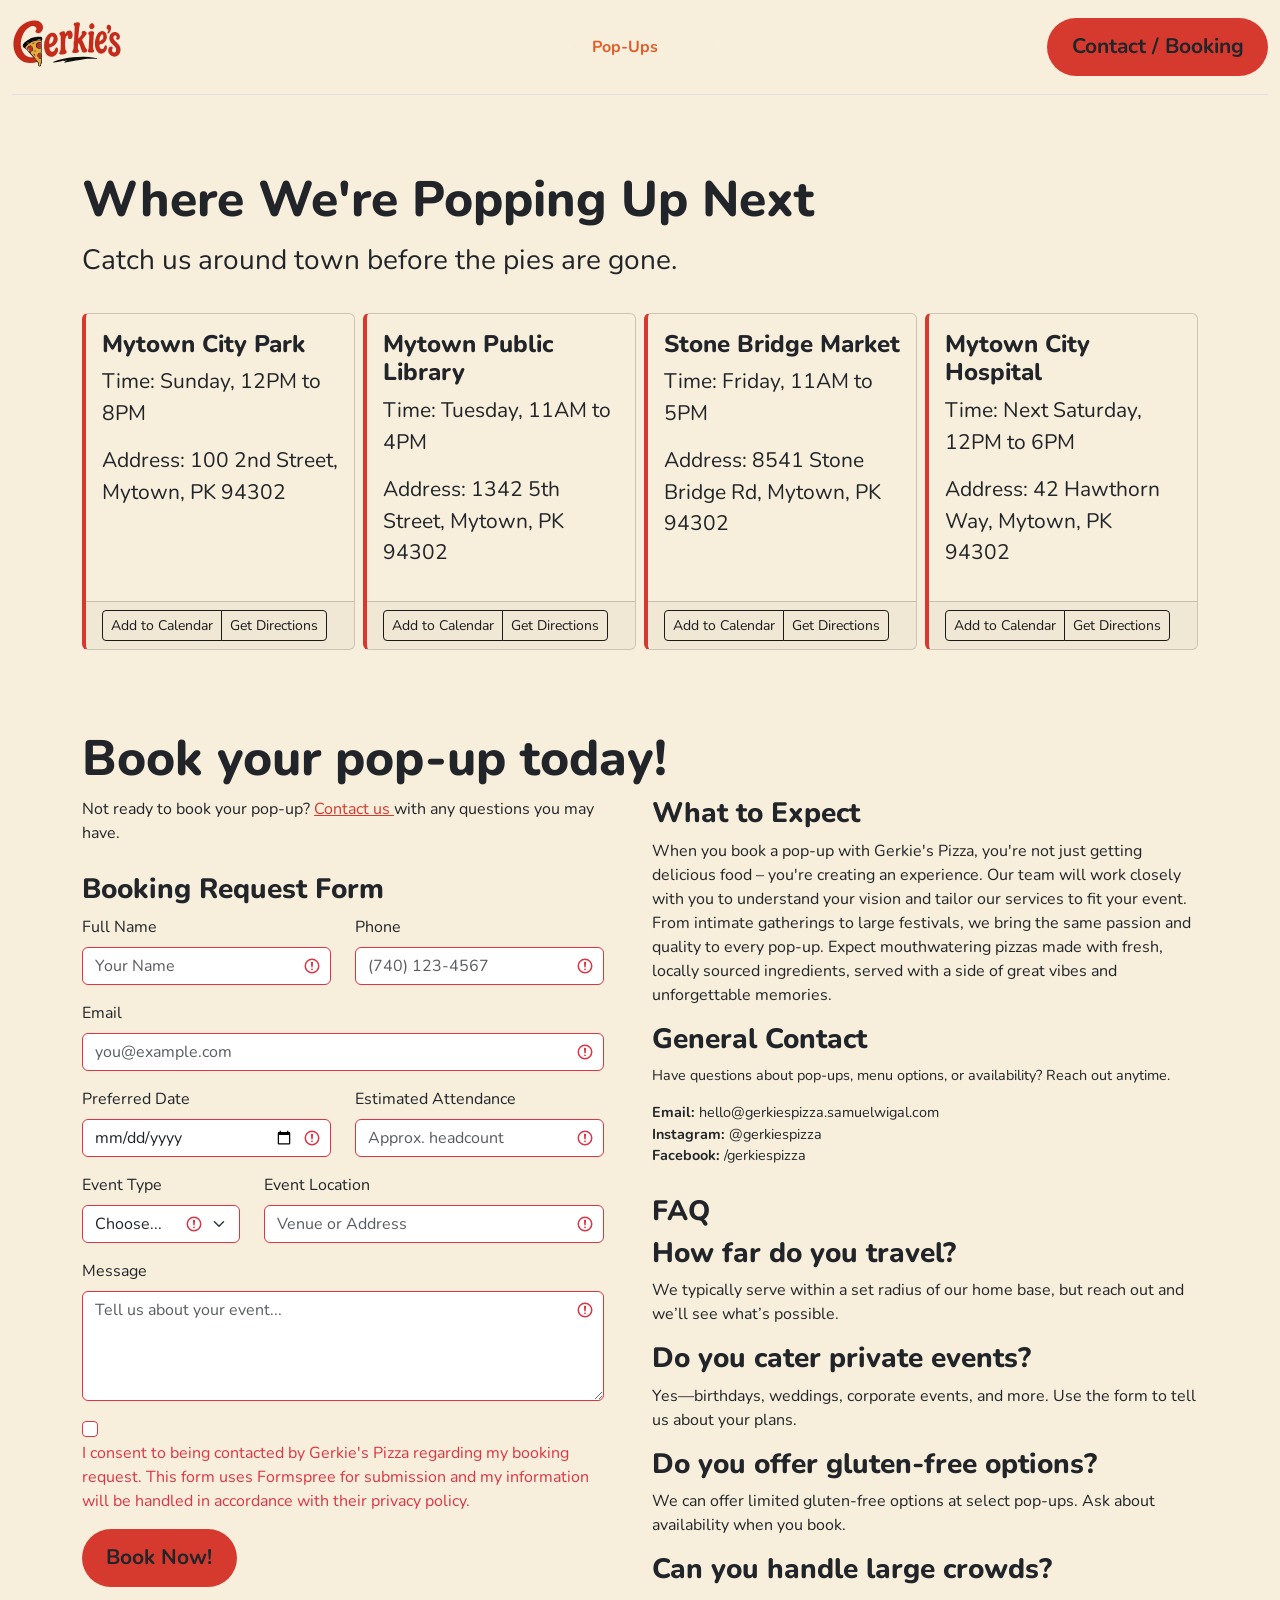
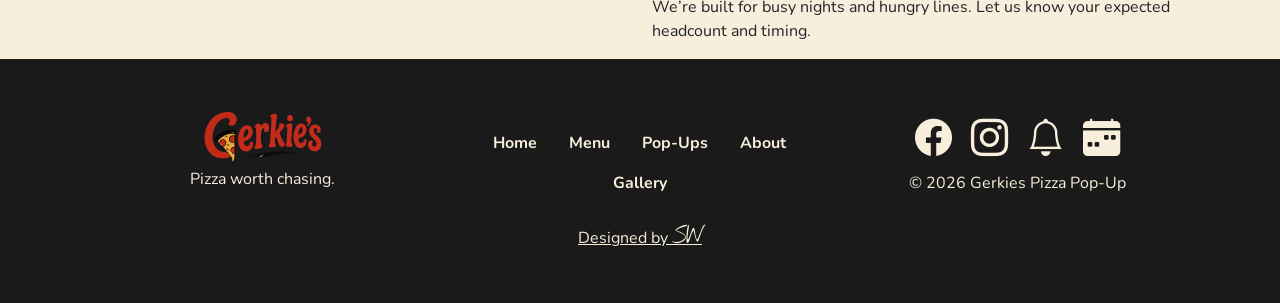
<file: pop-ups.html>
<!doctype html>
<html>

<head>
  <meta charset="UTF-8">
  <meta name="viewport" content="width=device-width, initial-scale=1.0">
  <title>Gerkie's Pizza Pop-Up</title>
  <meta name="description"
    content="Gerkie’s brings handcrafted pies, good vibes, and a whole lot of flavor to the community. We pop up, fire up, and serve up unforgettable slices.">
  <meta name="keywords" content="Pizza, Parkersburg, Belpre, Ohio, OH, WV, West Virginia, Pop-Up, local, locally owned">
  <meta name="author" content="Samuel Wigal">

  <!-- Open Graph -->
  <meta property="og:title" content="Gerkie's Pizza Pop-Up">
  <meta property="og:description"
    content="Gerkie’s brings handcrafted pies, good vibes, and a whole lot of flavor to the community. We pop up, fire up, and serve up unforgettable slices.">
  <meta property="og:type" content="website">
  <meta property="og:image" content="https://gerkiespizza.samuelwigal.com/assets/gerkies-pizza-brand-title.jpeg">
  <meta property="og:site_name" content="Gerkie's Pizza Pop-UP">
  <!--Bootstrap Links-->
  <link href="https://cdn.jsdelivr.net/npm/bootstrap@5.3.8/dist/css/bootstrap.min.css" rel="stylesheet"
    integrity="sha384-sRIl4kxILFvY47J16cr9ZwB07vP4J8+LH7qKQnuqkuIAvNWLzeN8tE5YBujZqJLB" crossorigin="anonymous">
  <script src="https://cdn.jsdelivr.net/npm/bootstrap@5.3.8/dist/js/bootstrap.bundle.min.js"
    integrity="sha384-FKyoEForCGlyvwx9Hj09JcYn3nv7wiPVlz7YYwJrWVcXK/BmnVDxM+D2scQbITxI" crossorigin="anonymous">
    </script>
  <link rel="stylesheet" href="https://cdn.jsdelivr.net/npm/bootstrap-icons@1.13.1/font/bootstrap-icons.min.css">

  <!-- Google Fonts - Gerkie's Brand -->
  <link rel="preconnect" href="https://fonts.googleapis.com">
  <link rel="preconnect" href="https://fonts.gstatic.com" crossorigin>
  <link href="https://fonts.googleapis.com/css2?family=Nunito:ital,wght@0,200..1000;1,200..1000&display=swap"
    rel="stylesheet">
  <link href="https://fonts.googleapis.com/css2?family=Nothing+You+Could+Do&display=swap" rel="stylesheet">
  <!-- Load external CSS styles -->
  <link rel="stylesheet" href="styles.css">
</head>

<body>

  <header class="container-fluid pb-1">
    <div
      class="d-flex flex-wrap align-items-center justify-content-center justify-content-md-between py-3 mb-4 border-bottom">
      <div class="col-md-3 mb-2 mb-md-0">
        <a href="./index.html" class="d-inline-flex">
          <img src="./assets/gerkies-pizza-secondary.svg" alt="Gerkie's Pizza" height="55px" width="auto">
        </a>
      </div>
      <ul class="nav col-12 col-md-auto mb-2 justify-content-center mb-md-0">
        <li>
          <a href="./index.html" class="nav-link px-2 ">
            Home
          </a>
        </li>
        <li>
          <a href="./menu.html" class="nav-link px-2">
            Menu
          </a>
        </li>
        <li>
          <a href="./booking.html" class="nav-link px-2 gp-active">
            Pop-Ups
          </a>
        </li>
        <li>
          <a href="./index.html#about" class="nav-link px-2">
            About
          </a>
        </li>
        <li>
          <a href="./index.html#gallery" class="nav-link px2">
            Gallery
          </a>
        </li>
      </ul>
      <div class="col-md-3 text-end">
        <button type="button" class="btn-gp btn-gp-primary"><a href="./pop-ups.html#booking-form">Contact
            / Booking</a></button>
      </div>
    </div>

  </header>
  <!-- Events Section-->
  <section id="pop-ups" class="container-lg my-5">
    <h2>
      Where We're Popping Up Next
    </h2>
    <p>
      Catch us around town before the pies are gone.
    </p>
    <div class="row row-cols-1 row-cols-sm-2 row-cols-md-3 row-cols-xl-4 g-2 py-3">
      <div class="col">
        <div class="card h-100 gp-card">
          <div class="card-body">
            <h4 class="card-title">
              Mytown City Park
            </h4>
            <p>
              Time: Sunday, 12PM to 8PM
            <p>
              Address: 100 2nd Street, Mytown, PK 94302
            </p>
          </div>
          <div class="card-footer">
            <div class="btn-group btn-group-sm" role="group" aria-label="Small button group">
              <button type="button" class="btn btn-gp-tertiary">
                Add to Calendar
              </button>
              <button type="button" class="btn btn-gp-tertiary">
                Get Directions
              </button>
            </div>
          </div>
        </div>
      </div>
      <div class="col">
        <div class="card h-100 gp-card">
          <div class="card-body">
            <h4 class="card-title">
              Mytown Public Library
            </h4>
            <p>
              Time: Tuesday, 11AM to 4PM
            </p>
            <p>
              Address: 1342 5th Street, Mytown, PK 94302
            </p>
          </div>
          <div class="card-footer">
            <div class="btn-group btn-group-sm" role="group" aria-label="Small button group">
              <button type="button" class="btn btn-gp-tertiary">
                Add to Calendar
              </button>
              <button type="button" class="btn btn-gp-tertiary">
                Get Directions
              </button>
            </div>
          </div>
        </div>
      </div>
      <div class="col">
        <div class="card h-100 gp-card">
          <div class="card-body">
            <h4 class="card-title">
              Stone Bridge Market
            </h4>
            <p>
              Time: Friday, 11AM to 5PM
            <p>
              Address: 8541 Stone Bridge Rd, Mytown, PK 94302
            </p>
          </div>
          <div class="card-footer">
            <div class="btn-group btn-group-sm" role="group" aria-label="Small button group">
              <button type="button" class="btn btn-gp-tertiary">
                Add to Calendar
              </button>
              <button type="button" class="btn btn-gp-tertiary">
                Get Directions
              </button>
            </div>
          </div>
        </div>
      </div>
      <div class="col">
        <div class="card h-100 gp-card">
          <div class="card-body">
            <h4 class="card-title">
              Mytown City Hospital
            </h4>
            <p>
              Time: Next Saturday, 12PM to 6PM
            <p>
              Address: 42 Hawthorn Way, Mytown, PK 94302
            </p>

          </div>
          <div class="card-footer">
            <div class="btn-group btn-group-sm" role="group" aria-label="Small button group">
              <button type="button" class="btn btn-gp-tertiary">
                Add to Calendar
              </button>
              <button type="button" class="btn btn-gp-tertiary">
                Get Directions
              </button>
            </div>
          </div>
        </div>
      </div>
  </section>

  <!--Booking Form-->
  <section class="container-lg pt-3" id="booking-form">
    <h2>Book your pop-up today!</h2>
    <div class="row">
      <article class="col-md-6 col-12">

        <p>
          Not ready to book your pop-up? 
          <a href="mailto:hello@gerkiespizza.samuelwigal.com"
            style="color:var(--gp-fire-red);" onmouseover="this.style.color='var(--gp-basil-green)';"
            onmouseout="this.style.color='var(--gp-fire-red)';">
            Contact us
          </a> 
          with any questions you may have. 
        </p>

        <h3 style="margin-top:1.75rem;">Booking Request Form</h3>

        <form class="row was-validated" action="https://formspree.io/f/mnjwbgep" method="POST" id="bookingForm"
          target="_blank">
          <div class="row mb-3">
            <div class="col-sm-6 mb-3 mb-sm-0">
              <label for="name" class="form-label">Full Name</label>
              <input type="text" class="form-control" id="name" name="name" placeholder="Your Name" required>
            </div>
            <div class="col-sm-6">
              <label for="phone" class="form-label">Phone</label>
              <input type="tel" class="form-control" id="phone" name="phone" placeholder="(740) 123-4567" required>
            </div>
          </div>
          <div class="row mb-3">
            <div class="col-12">
              <label for="email" class="form-label">Email</label>
              <input type="email" class="form-control" id="email" name="email" placeholder="you@example.com" required>
            </div>
          </div>
          <div class="row mb-3">
            <div class="col-sm-6 mb-3 mb-sm-0">
              <label for="date" class="form-label">Preferred Date</label>
              <input type="date" class="form-control" id="date" name="date" required>
            </div>
            <div class="col-sm-6">
              <label for="headcount" class="form-label">Estimated Attendance</label>
              <input type="number" class="form-control" id="headcount" name="headcount" placeholder="Approx. headcount"
                required>
            </div>
          </div>
          <div class="row mb-3">
            <div class="col-md-4 col-sm-12 mb-3 mb-md-0">
              <label for="eventType" class="form-label">Event Type</label>
              <select id="eventType" class="form-select" name="eventType" required>
                <option selected disabled value="">Choose...</option>
                <option value="private">Private Event</option>
                <option value="corporate">Corporate Event</option>
                <option value="festival">Festival / Market</option>
                <option value="other">Other</option>
              </select>
            </div>
            <div class="col-md-8 col-sm-12">
              <label for="location" class="form-label">Event Location</label>
              <input type="text" class="form-control" id="location" name="location" placeholder="Venue or Address"
                required>
            </div>
          </div>

          <div class="mb-3 row ">
            <div class="col-12">
              <label for="message" class="form-label">Message</label>
              <textarea class="form-control" id="message" name="message" rows="4"
                placeholder="Tell us about your event..." required></textarea>
            </div>
          </div>
          <div class="mb-3 row">
            <div class="col">
              <input class="form-check-input" type="checkbox" value="" id="consentCheck" name="consentCheck" required>
              <label class="form-check-label" for="consentCheck">
                I consent to being contacted by Gerkie's Pizza regarding my booking request. This form uses Formspree
                for submission and my information will be handled in accordance with their privacy policy.
              </label>
            </div>
          </div>
          <div class="mb-3 row">
            <div class="col-12">
              <button type="submit" class="btn-gp btn-gp-primary">Book Now!</button>
            </div>
          </div>
        </form>
      </article>
      <aside class="col-md-6 col-12">
        <h3>What to Expect</h3>
        <p>
          When you book a pop-up with Gerkie's Pizza, you're not just getting delicious food – you're creating an
          experience. Our team will work closely with you to understand your vision and tailor our services to fit your
          event. From intimate gatherings to large festivals, we bring the same passion and quality to every pop-up.
          Expect mouthwatering pizzas made with fresh, locally sourced ingredients, served with a side of great vibes
          and unforgettable memories.
        </p>
        <h3>General Contact</h3>
        <p style="font-size:0.9rem;margin-top:0.35rem;">
          Have questions about pop‑ups, menu options, or availability? Reach out anytime.
        </p>
        <p style="font-size:0.9rem;margin-top:0.75rem;">
          <strong>Email:</strong> hello@gerkiespizza.samuelwigal.com<br />
          <strong>Instagram:</strong> @gerkiespizza<br />
          <strong>Facebook:</strong> /gerkiespizza
        </p>

        <h3 style="margin-top:1.75rem;">FAQ</h3>
        <div class="faq-list">
          <div class="faq-item">
            <h3>How far do you travel?</h3>
            <p>We typically serve within a set radius of our home base, but reach out and we’ll see what’s possible.</p>
          </div>
          <div class="faq-item">
            <h3>Do you cater private events?</h3>
            <p>Yes—birthdays, weddings, corporate events, and more. Use the form to tell us about your plans.</p>
          </div>
          <div class="faq-item">
            <h3>Do you offer gluten‑free options?</h3>
            <p>We can offer limited gluten‑free options at select pop‑ups. Ask about availability when you book.</p>
          </div>
          <div class="faq-item">
            <h3>Can you handle large crowds?</h3>
            <p>We’re built for busy nights and hungry lines. Let us know your expected headcount and timing.</p>
          </div>
        </div>
      </aside>
  </section>


  <!--- <div class="mx-auto">
  <iframe src="https://docs.google.com/forms/d/e/1FAIpQLSe9BvAVf4L8CTlF0pvFds1juaIdQNCnW6qmfDgi5zwjrNHXBw/viewform?embedded=true" width="640" height="1600" frameborder="0" marginheight="0" marginwidth="0">Loading…</iframe></div>-->

  <footer class="nav-bg py-5">
    <div class="container-lg row g-2 mx-auto justify-content-center">
      <div class="col-12 col-md-6 col-lg-4 text-center">
        <img src="./assets/gerkies-pizza-secondary.svg" class="d-block mx-auto" alt="gerkies pizza" height="60px"
          width="auto">
        <p style="color: var(--gp-creamy-mozz)" class="text-center">
          Pizza worth chasing.
        </p>
      </div>
      <div class="col-12 col-md-6 col-lg-4 py-3 text-center">
        <nav class="nav justify-content-center">
          <a class="nav-link" href="./index.html">
            Home
          </a>
          <a class="nav-link" href="./menu.html">
            Menu
          </a>
          <a class="nav-link" href="./booking.html">
            Pop-Ups
          </a>
          <a class="nav-link" href="./index.html#about">
            About
          </a>
          <a class="nav-link" href="./index.html#gallery">
            Gallery
          </a>
        </nav>
      </div>
      <div class="col-12 col-md-12 col-lg-4 text-center">
        <div class="social-icons">
          <a href="https://facebooks.com">
            <i class="bi bi-facebook">
            </i>
          </a>
          <a href="https://instagram.com">
            <i class="bi bi-instagram">
            </i>
          </a>
          <a href="mailto:hello@gerkiespizza.samuelwigal.com">
            <i class="bi bi-bell">
            </i>
          </a>
          <a href="./booking.html#pop-ups">
            <i class="bi bi-calendar-week-fill">
            </i>
          </a>
        </div>
        <div style="color: var(--gp-creamy-mozz)" class="text-center">
          &copy; 2026 Gerkies Pizza Pop-Up
        </div>
      </div>
    </div>
    <div class="text-center">
      <a class="pt-1" style="color: var(--gp-creamy-mozz)" href="https://samuelwigal.com">
        Designed by
        <span
          style="font-family: 'Nothing You Could Do', cursive; font-weight: 400; font-style: normal; font-size: 150%">SW</span></a>
    </div>
  </footer>
  <!-- Load external JavaScript -->
  <script src="scripts.js">
  </script>
</body>

</html>
</file>
<file: styles.css>
/* Place your CSS styles in this file */

:root {
    /* Primary Colors */
    --gp-fire-red: #d63a2f; /* Fire Red - Warm, energetic, evokes the oven heat.*/
    --gp-charred-black: #1a1a1a; /* Charred Black - Warm, energetic, evokes the oven heat.*/
    --gp-creamy-mozz: #f7eedb; /* Creamy Mozz - Warm, energetic, evokes the oven heat.*/

    /* Secondary Colors */
    --gp-basil-green: #3E7A4A; /* Basil Green - Fresh, natural accent. */
    --gp-hothoney-gold: #f2a900; /* Hot Honey Gold - A pop of sweetness and heat. */
    --gp-brickoven-orange: #e05c2b; /* Brick Oven Orange - Adds warmth and vibrancy. */

    /* Font Sizing */
    --fs--2: clamp(.7387rem, .7987rem + -.0775vw, .7813rem);
    --fs--1: clamp(.9375rem, .9182rem + .0857vw, .9846rem);
    --fs-0: clamp(1.125rem, 1.0483rem + .3409vw, 1.3125rem);
    --fs-1: clamp(1.35rem, 1.1865rem + .7265vw, 1.7496rem);
    --fs-2: clamp(1.62rem, 1.3287rem + 1.2948vw, 2.3322rem);
    --fs-3: clamp(1.944rem, 1.4675rem + 2.1178vw, 3.1088rem);
    --fs-4: clamp(2.3328rem, 1.5919rem + 3.2931vw, 4.144rem);
    --fs-5: clamp(2.7994rem, 1.6848rem + 4.9538vw, 5.524rem);
}
* {
    font-family: "Nunito", sans-serif;
    font-optical-sizing: auto;
    font-weight: 400;
    font-style: normal;
}
h1, h2, h3, h4, h5, h6 {
    font-weight: 800;
}

body {
    background-color: var(--gp-creamy-mozz);
}

.nav-bg{
    background-color: var(--gp-charred-black);
}

.nav-link {
    font-weight: bold;
    color: var(--gp-creamy-mozz);
}



.hero-section {
    background-image: linear-gradient(rgba(0, 0, 0, 0.5), rgba(0, 0, 0, 0.5)), url(./assets/pizza-hero-image.webp);
    height: 100vh;
    background-attachment: fixed;
    background-position: center;
    background-repeat: no-repeat;
    background-size: cover;
}
.hero-content {
    display: flex;
    flex-direction: column; /* Stack children vertically */
    justify-content: center; /* Center children vertically */
    /* Keep the existing absolute positioning styles if they are needed for the container itself */
      position: absolute;
      top: 50%; /* Or your desired top value */
      left: 0; /* Or your desired left value */
      transform: translate(0, -50%); /* Or your desired transform */
      width: 100%; /* Ensure it takes full width if needed */
      height: 100%; /* Ensure it takes full height if needed to center children within it */
}
.hero-title {
  color: var(--gp-creamy-mozz);
}

h1, h2 {
    font-size: var(--fs-3);
}
h2 ~ p {
    font-size: var(--fs-1);
}
h4~p{
    font-size: var(--fs-0);
}

.gp-btn {
    padding: .75rem 1rem;
    border-style: none;
    border-radius: 50px;
    font-weight: 700;
    font-size: var(--fs-0);
}
.gp-btn:hover, .btn-gp:hover {
      transform: translateY(-1px);
      box-shadow: 0 4px 10px rgba(0, 0, 0, 0.18);
}

.btn-gp-primary:hover {
    color: var(--gp-fire-red);
    background: transparent;
    border-color: var(--gp-fire-red);
}
.btn-gp-secondary:hover {
    color: var(--gp-charred-black);
    background-color: var(--gp-hothoney-gold);
}


.btn-gp {
      display: inline-flex;
      align-items: center;
      justify-content: center;
      padding: 0.7rem 1.4rem;
      border-radius: 999px;
      font-size: var(--fs-0);
      font-weight: 700;
      border: 2px solid transparent;
      cursor: pointer;
      transition: transform 0.1s ease, box-shadow 0.1s ease, background 0.1s ease;
    }
.btn-gp a, .gp-btn a, .btn-gp, .gp-btn{
    text-decoration: none;
    color: inherit;
    font-weight: 700;
}


    .btn-gp-primary {
      background: var(--gp-fire-red);
      color: var(--black);
    }
    .btn-gp-primary-outline{
        background: transparent;
        color: var(--gp-fire-red);
        border-color: var(--gp-fire-red);
    }
    
    .btn-gp-secondary {
      background: transparent;
      color: var(--gp-hothoney-gold);
      border-color: var(--gp-hothoney-gold);
    }
    .btn-gp-tertiary {
        background: transparent;
        color:var(--gp-charred-black); 
        border-color: var(--gp-charred-black);
    }
    .btn-gp-tertiary:hover {
        color: var(--gp-creamy-mozz);
        background-color: var(--gp-charred-black);
    }
    .btn-gp-tertiary a {
        text-decoration: none;
        color: inherit;
    }

    .btn-group .btn-gp-tertiary:hover{
        background-color: var(--gp-charred-black);
        color: var(--gp-creamy-mozz);
        border-color: transparent;
    }

.gp-btn-outline-primary {
    padding: .75rem 1rem;
    border-style: solid;
    border-width: 5px;
    border-radius: 50px;
    font-weight: 700;
    font-size: var(--fs-0);
}
.fire-red {
    background-color: var(--gp-fire-red);
    color: var(--gp-charred-black);
}
.brickoven-orange {
    background-color: var(--gp-brickoven-orange);
    color: var(--gp-charred-black);
}
.hothoney-gold {
    background-color: var(--gp-hothoney-gold);
    color: var(--gp-charred-black);
}
.basil-green {
    background-color: var(--gp-basil-green);
    color: var(--gp-creamy-mozz);
}
.img-thumb {
    object-fit: cover;
    width: 100%;
    height: 175px;
}
.gp-card {
    background-color: inherit;
    border-left: 4px solid var(--gp-fire-red);
}
.gp-card-border {
    border-left: 4px solid var(--gp-fire-red);

}
.social-icons{
    display: flex;
    justify-content: center;
    
}
.social-icons a {
    color: var(--gp-creamy-mozz);
    font-size: var(--fs-2);
    padding: 0.25rem 0.6rem;
    border-radius: 999px;
}

.nav-link:hover, .social-icons a:hover {
    color: var(--gp-basil-green);
    /*background-color: var(--gp-creamy-mozz);*/
}

.gp-active {
    color: var(--gp-brickoven-orange);
}

.gallery-strip {
      display: grid;
      grid-auto-flow: column;
      grid-auto-columns: minmax(160px, 1fr);
      gap: 0.75rem;
      overflow-x: auto;
      padding-bottom: 0.5rem;
    }

    .gallery-item {
      border-radius: 0.75rem;
      height: 140px;
      display: flex;
      align-items: center;
      justify-content: center;
      font-size: 0.85rem;
      color: rgba(0, 0, 0, 0.7);
          background-position: center;
          background-size: cover;
    }
</file>
